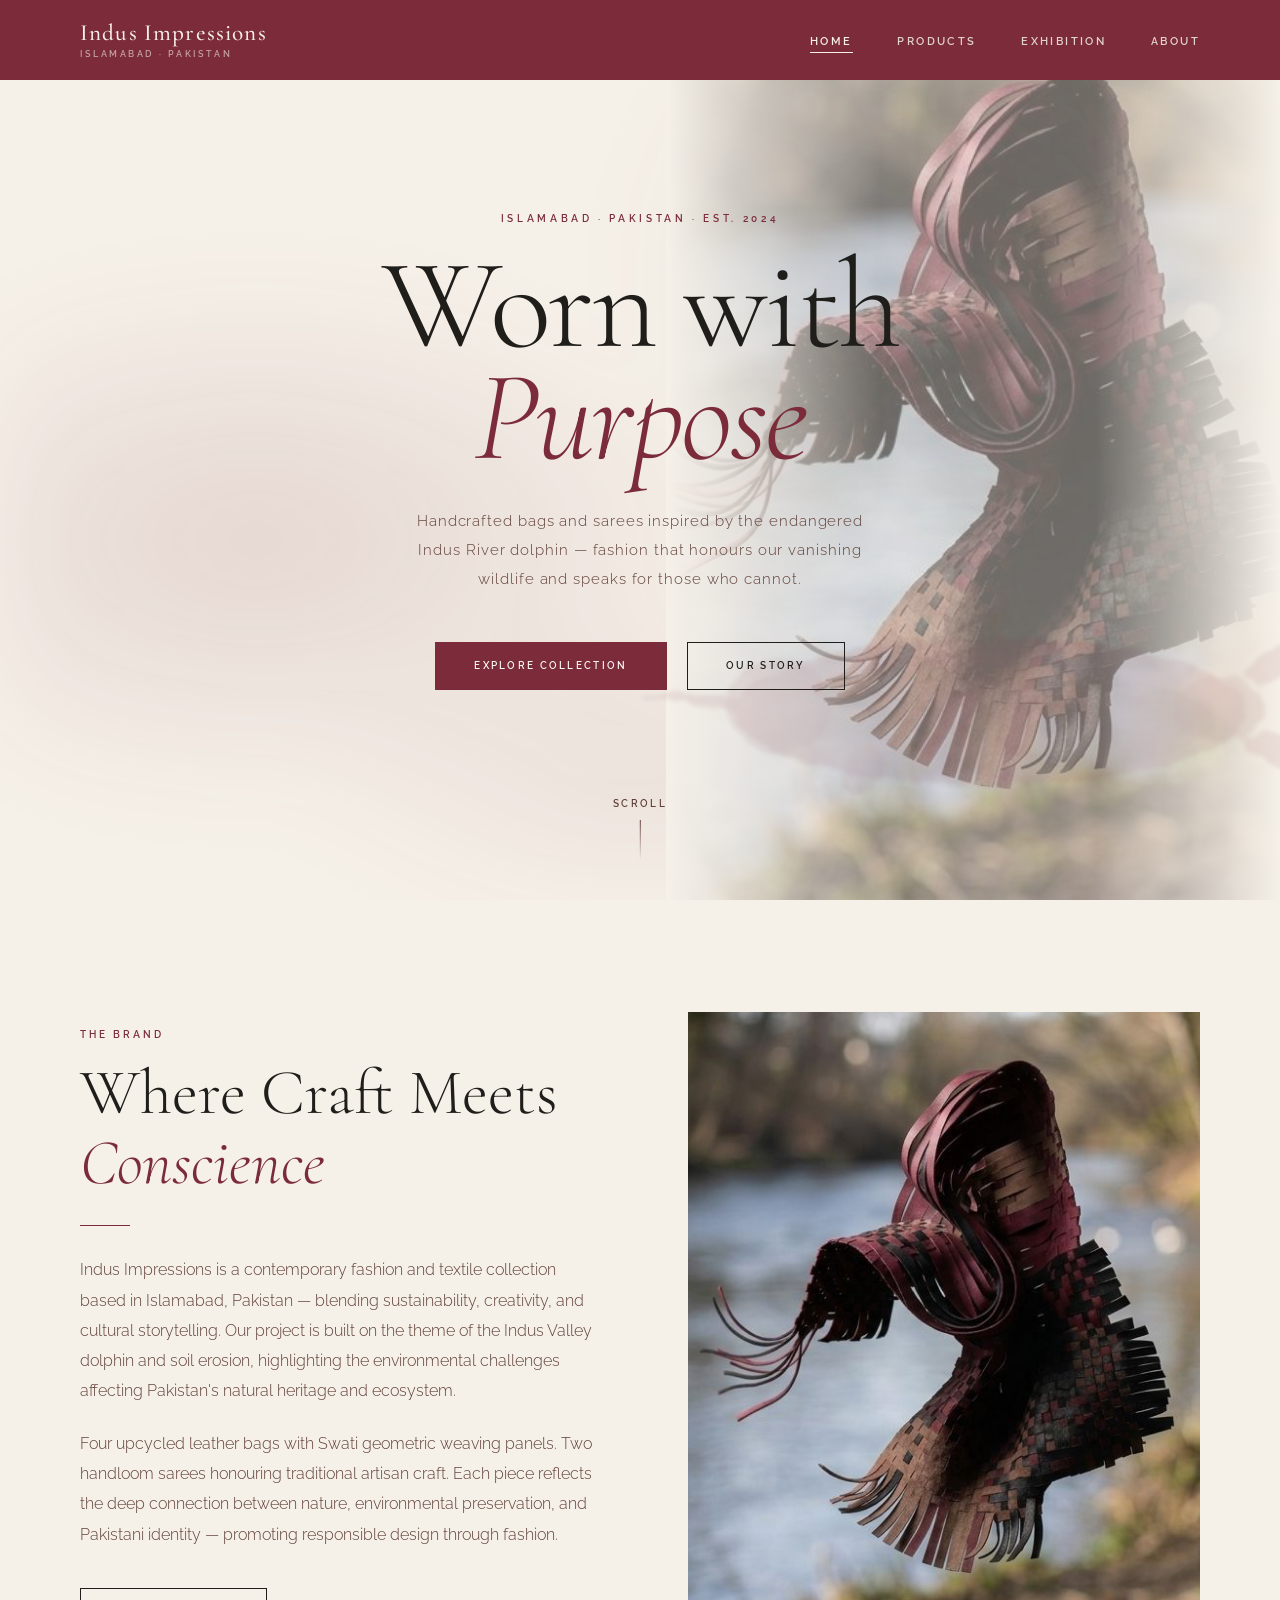
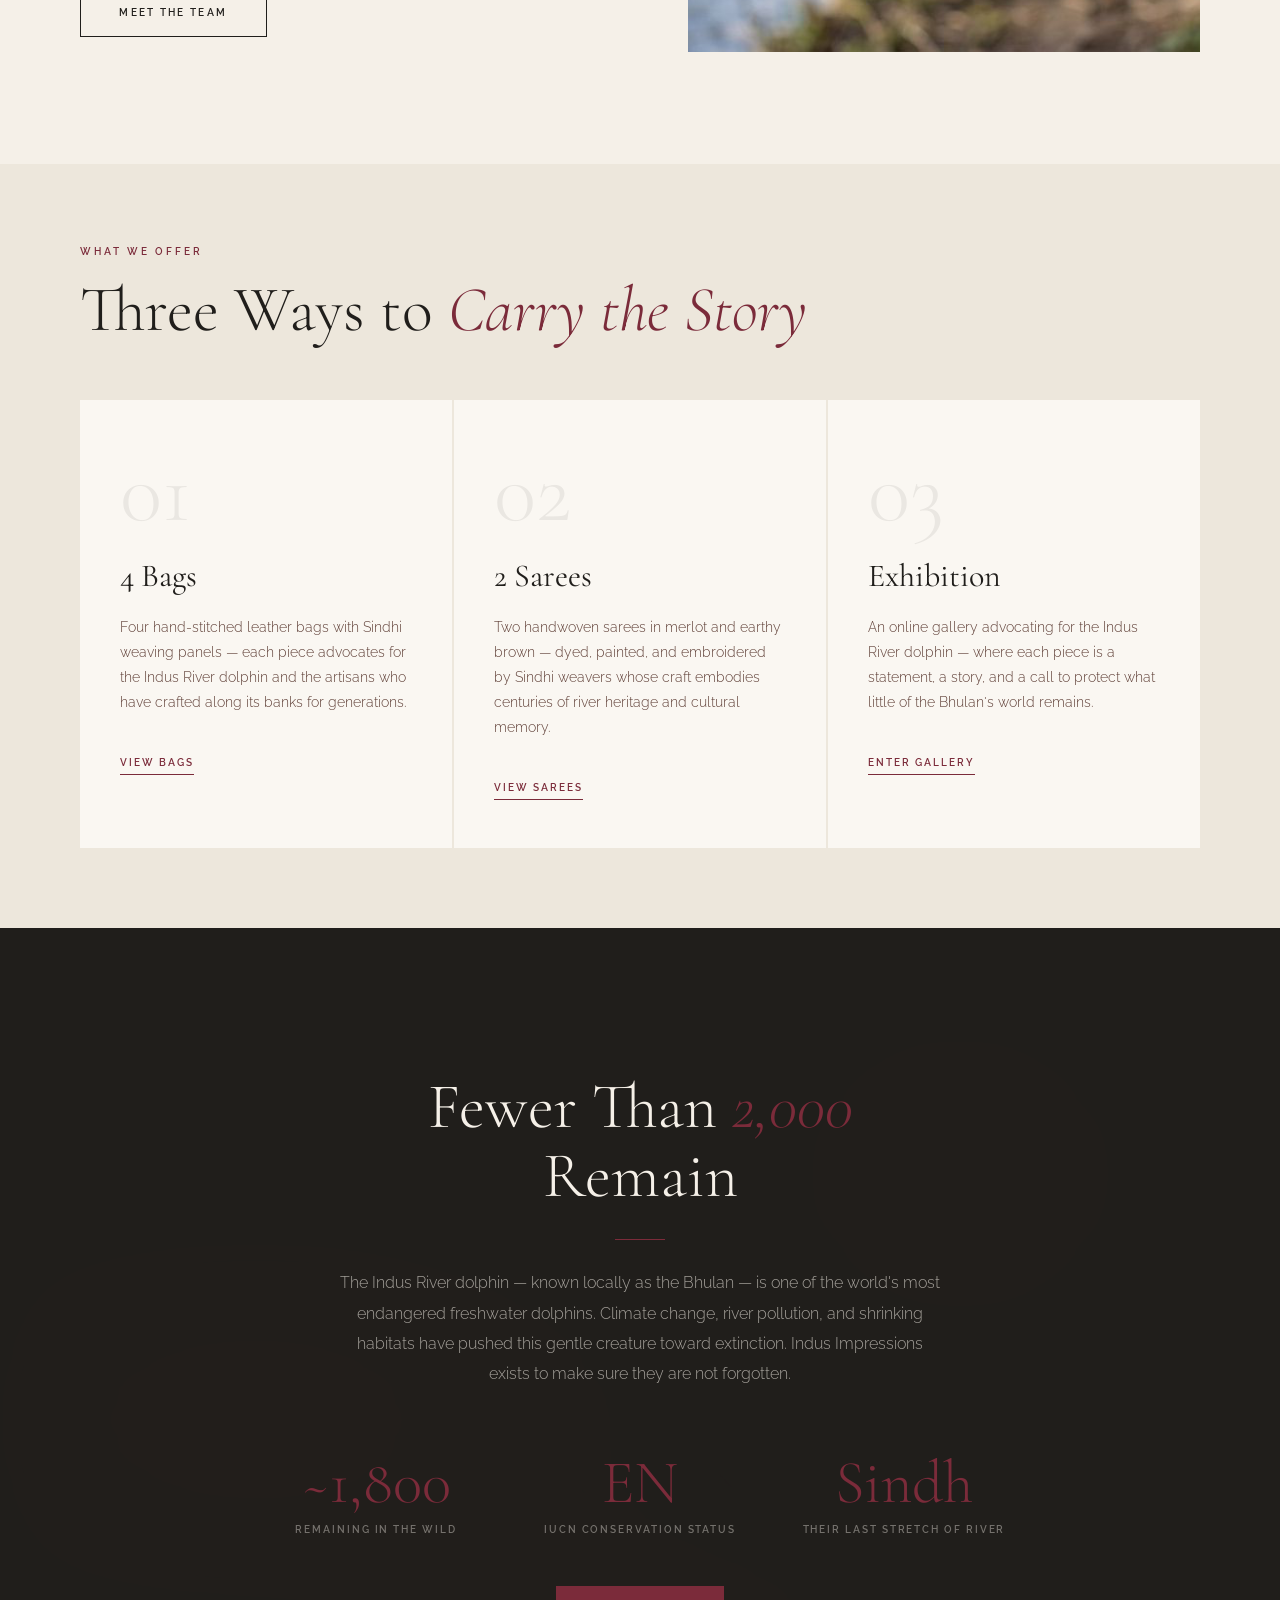
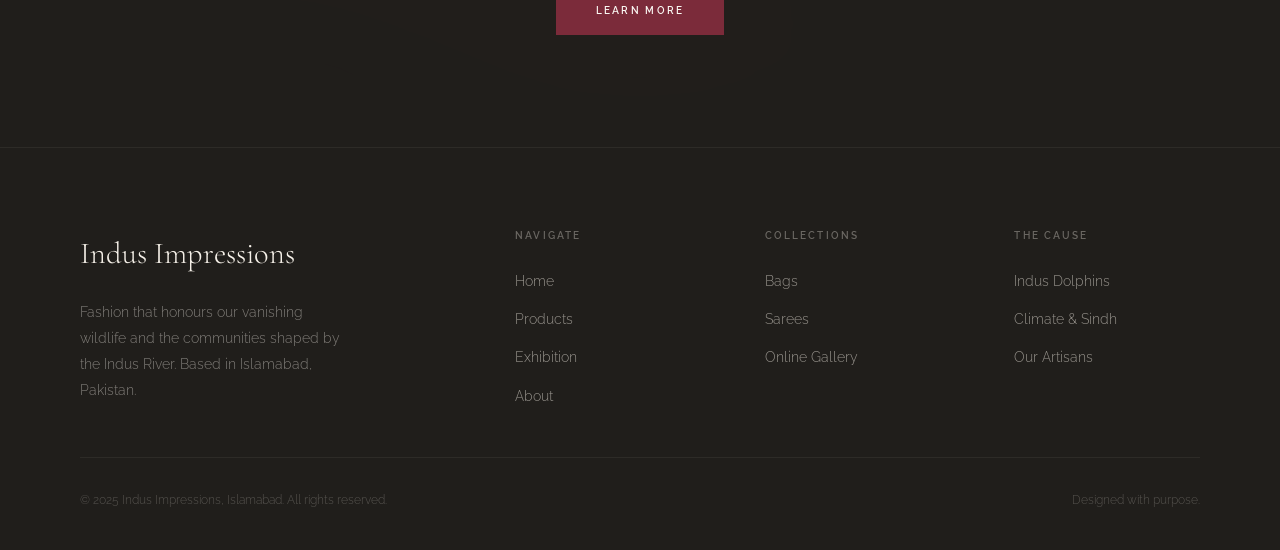
<file: index.html>
<!DOCTYPE html>
<html lang="en">
<head>
  <meta charset="UTF-8"/>
  <meta name="viewport" content="width=device-width, initial-scale=1.0"/>
  <title>Indus Impressions — Fashion with Purpose</title>
  <link rel="preconnect" href="https://fonts.googleapis.com"/>
  <link rel="preconnect" href="https://fonts.gstatic.com" crossorigin/>
  <link href="https://fonts.googleapis.com/css2?family=Cormorant+Garamond:ital,wght@0,300;0,400;0,500;1,300;1,400;1,500&family=Raleway:wght@200;300;400;500;600&display=swap" rel="stylesheet"/>
  <link rel="icon" type="image/svg+xml" href="favicon.svg"/>
  <link rel="stylesheet" href="css/style.css"/>
</head>
<body>

  <div class="curtain" id="curtain"></div>

  <!-- Navigation -->
  <nav class="navbar" id="navbar">
    <a href="index.html" class="nav-logo">
      <span class="logo-main">Indus Impressions</span>
      <span class="logo-sub">Islamabad · Pakistan</span>
    </a>
    <ul class="nav-links">
      <li><a href="index.html">Home</a></li>
      <li><a href="products.html">Products</a></li>
      <li><a href="exhibition.html">Exhibition</a></li>
      <li><a href="about.html">About</a></li>
    </ul>
    <button class="nav-toggle" aria-label="Toggle menu"><span></span><span></span><span></span></button>
  </nav>

  <!-- Hero -->
  <section class="hero">
    <div class="wc-wash"></div>

    <!-- Hero cloth photograph -->
    <div class="hero-photo-wrap">
      <img src="images/hero-cloth.png" alt="Indus Impressions — woven cloth by the river"/>
    </div>

    <div class="hero-dolphin-wrap" aria-hidden="true">
      <svg viewBox="0 0 800 420" xmlns="http://www.w3.org/2000/svg">
        <defs>
          <filter id="wc-hero">
            <feTurbulence type="fractalNoise" baseFrequency="0.035 0.05" numOctaves="4" seed="3" result="noise"/>
            <feDisplacementMap in="SourceGraphic" in2="noise" scale="14" xChannelSelector="R" yChannelSelector="G" result="d"/>
            <feGaussianBlur in="d" stdDeviation="2.5"/>
          </filter>
        </defs>
        <g filter="url(#wc-hero)">
          <ellipse cx="420" cy="218" rx="285" ry="82" fill="#7B2B3A" opacity="0.55"/>
          <ellipse cx="405" cy="228" rx="265" ry="62" fill="#604038" opacity="0.32"/>
          <path d="M138,204 C108,198 68,196 28,200 C68,207 108,214 138,222 Z" fill="#7B2B3A" opacity="0.55"/>
          <ellipse cx="185" cy="212" rx="58" ry="52" fill="#7B2B3A" opacity="0.48"/>
          <path d="M370,132 C386,104 414,93 436,108 C448,120 432,136 412,142 C395,146 368,142 370,132 Z" fill="#604038" opacity="0.42"/>
          <path d="M272,252 C255,278 244,302 266,310 C288,313 308,286 298,260 Z" fill="#7B2B3A" opacity="0.38"/>
          <ellipse cx="675" cy="215" rx="52" ry="36" fill="#7B2B3A" opacity="0.48"/>
          <path d="M698,178 C728,146 764,130 768,150 C766,168 745,182 724,188 Z" fill="#7B2B3A" opacity="0.52"/>
          <path d="M698,250 C728,280 764,296 768,276 C766,258 745,244 724,240 Z" fill="#7B2B3A" opacity="0.52"/>
          <circle cx="218" cy="204" r="5" fill="#201E1B" opacity="0.55"/>
          <circle cx="219" cy="203" r="2" fill="#F5F0E8" opacity="0.6"/>
          <ellipse cx="340" cy="196" rx="155" ry="44" fill="#7B2B3A" opacity="0.13"/>
          <ellipse cx="510" cy="232" rx="175" ry="46" fill="#604038" opacity="0.10"/>
        </g>
      </svg>
    </div>

    <div class="hero-content">
      <span class="eyebrow">Islamabad · Pakistan · Est. 2024</span>
      <h1 class="hero-title">Worn with<br><em>Purpose</em></h1>
      <p class="hero-sub">Handcrafted bags and sarees inspired by the endangered Indus River dolphin — fashion that honours our vanishing wildlife and speaks for those who cannot.</p>
      <div class="hero-cta">
        <a href="products.html" class="btn-primary">Explore Collection</a>
        <a href="about.html" class="btn-outline">Our Story</a>
      </div>
    </div>

    <div class="hero-scroll">
      <span>Scroll</span>
      <div class="scroll-line"></div>
    </div>
  </section>

  <!-- Brand Intro -->
  <section class="section">
    <div class="sec-inner">
      <div class="two-col">
        <div>
          <span class="section-label reveal">The Brand</span>
          <h2 class="section-heading reveal d1">Where Craft Meets <em>Conscience</em></h2>
          <div class="divider reveal d2"></div>
          <p class="body-text reveal d2">Indus Impressions is a contemporary fashion and textile collection based in Islamabad, Pakistan — blending sustainability, creativity, and cultural storytelling. Our project is built on the theme of the Indus Valley dolphin and soil erosion, highlighting the environmental challenges affecting Pakistan's natural heritage and ecosystem.</p>
          <p class="body-text reveal d3" style="margin-top:1.4rem;">Four upcycled leather bags with Swati geometric weaving panels. Two handloom sarees honouring traditional artisan craft. Each piece reflects the deep connection between nature, environmental preservation, and Pakistani identity — promoting responsible design through fashion.</p>
          <a href="about.html" class="btn-outline reveal d4" style="margin-top:2.4rem;display:inline-block;">Meet the Team</a>
        </div>
        <div class="reveal d2">
          <div class="wc-block">
            <img src="images/hero-cloth.png" alt="Handwoven collection by Indus Impressions" style="width:100%;height:100%;object-fit:cover;position:relative;z-index:1;"/>
          </div>
        </div>
      </div>
    </div>
  </section>

  <!-- Features -->
  <section class="section-sm features-bg">
    <div class="sec-inner">
      <span class="section-label reveal">What We Offer</span>
      <h2 class="section-heading reveal d1">Three Ways to <em>Carry the Story</em></h2>
      <div class="features-grid reveal d2" style="margin-top:3.5rem;">
        <div class="feat-card">
          <span class="feat-num">01</span>
          <h3 class="feat-title">4 Bags</h3>
          <p class="feat-desc">Four hand-stitched leather bags with Sindhi weaving panels — each piece advocates for the Indus River dolphin and the artisans who have crafted along its banks for generations.</p>
          <a href="products.html" class="feat-link">View Bags</a>
        </div>
        <div class="feat-card">
          <span class="feat-num">02</span>
          <h3 class="feat-title">2 Sarees</h3>
          <p class="feat-desc">Two handwoven sarees in merlot and earthy brown — dyed, painted, and embroidered by Sindhi weavers whose craft embodies centuries of river heritage and cultural memory.</p>
          <a href="products.html" class="feat-link">View Sarees</a>
        </div>
        <div class="feat-card">
          <span class="feat-num">03</span>
          <h3 class="feat-title">Exhibition</h3>
          <p class="feat-desc">An online gallery advocating for the Indus River dolphin — where each piece is a statement, a story, and a call to protect what little of the Bhulan's world remains.</p>
          <a href="exhibition.html" class="feat-link">Enter Gallery</a>
        </div>
      </div>
    </div>
  </section>

  <!-- Mission -->
  <section class="section mission-bg">
    <div class="wc-wash"></div>
    <div class="sec-inner mission-inner">
      <span class="section-label reveal" style="color:#7B2B3A;">The Bhulan</span>
      <h2 class="section-heading reveal d1" style="color:#F5F0E8;">Fewer Than <em>2,000</em><br>Remain</h2>
      <div class="divider divider-center reveal d2" style="background:#7B2B3A;"></div>
      <p class="body-text reveal d2" style="color:rgba(245,240,232,0.62);max-width:600px;margin:0 auto;">The Indus River dolphin — known locally as the Bhulan — is one of the world's most endangered freshwater dolphins. Climate change, river pollution, and shrinking habitats have pushed this gentle creature toward extinction. Indus Impressions exists to make sure they are not forgotten.</p>
      <div class="stats-row reveal d3">
        <div>
          <span class="stat-num">~1,800</span>
          <span class="stat-label">Remaining in the wild</span>
        </div>
        <div>
          <span class="stat-num">EN</span>
          <span class="stat-label">IUCN Conservation status</span>
        </div>
        <div>
          <span class="stat-num">Sindh</span>
          <span class="stat-label">Their last stretch of river</span>
        </div>
      </div>
      <a href="about.html" class="btn-primary reveal d4" style="margin-top:3rem;display:inline-block;">Learn More</a>
    </div>
  </section>

  <!-- Footer -->
  <footer class="footer">
    <div class="footer-grid">
      <div>
        <span class="footer-logo">Indus Impressions</span>
        <p class="footer-tagline">Fashion that honours our vanishing wildlife and the communities shaped by the Indus River. Based in Islamabad, Pakistan.</p>
      </div>
      <div>
        <p class="footer-col-head">Navigate</p>
        <ul class="footer-list">
          <li><a href="index.html">Home</a></li>
          <li><a href="products.html">Products</a></li>
          <li><a href="exhibition.html">Exhibition</a></li>
          <li><a href="about.html">About</a></li>
        </ul>
      </div>
      <div>
        <p class="footer-col-head">Collections</p>
        <ul class="footer-list">
          <li><a href="products.html">Bags</a></li>
          <li><a href="products.html">Sarees</a></li>
          <li><a href="exhibition.html">Online Gallery</a></li>
        </ul>
      </div>
      <div>
        <p class="footer-col-head">The Cause</p>
        <ul class="footer-list">
          <li><a href="about.html">Indus Dolphins</a></li>
          <li><a href="about.html">Climate &amp; Sindh</a></li>
          <li><a href="about.html">Our Artisans</a></li>
        </ul>
      </div>
    </div>
    <div class="footer-bottom">
      <p class="footer-copy">&copy; 2025 Indus Impressions, Islamabad. All rights reserved.</p>
      <p class="footer-copy">Designed with purpose.</p>
    </div>
  </footer>

  <script src="js/script.js"></script>
</body>
</html>
</file>
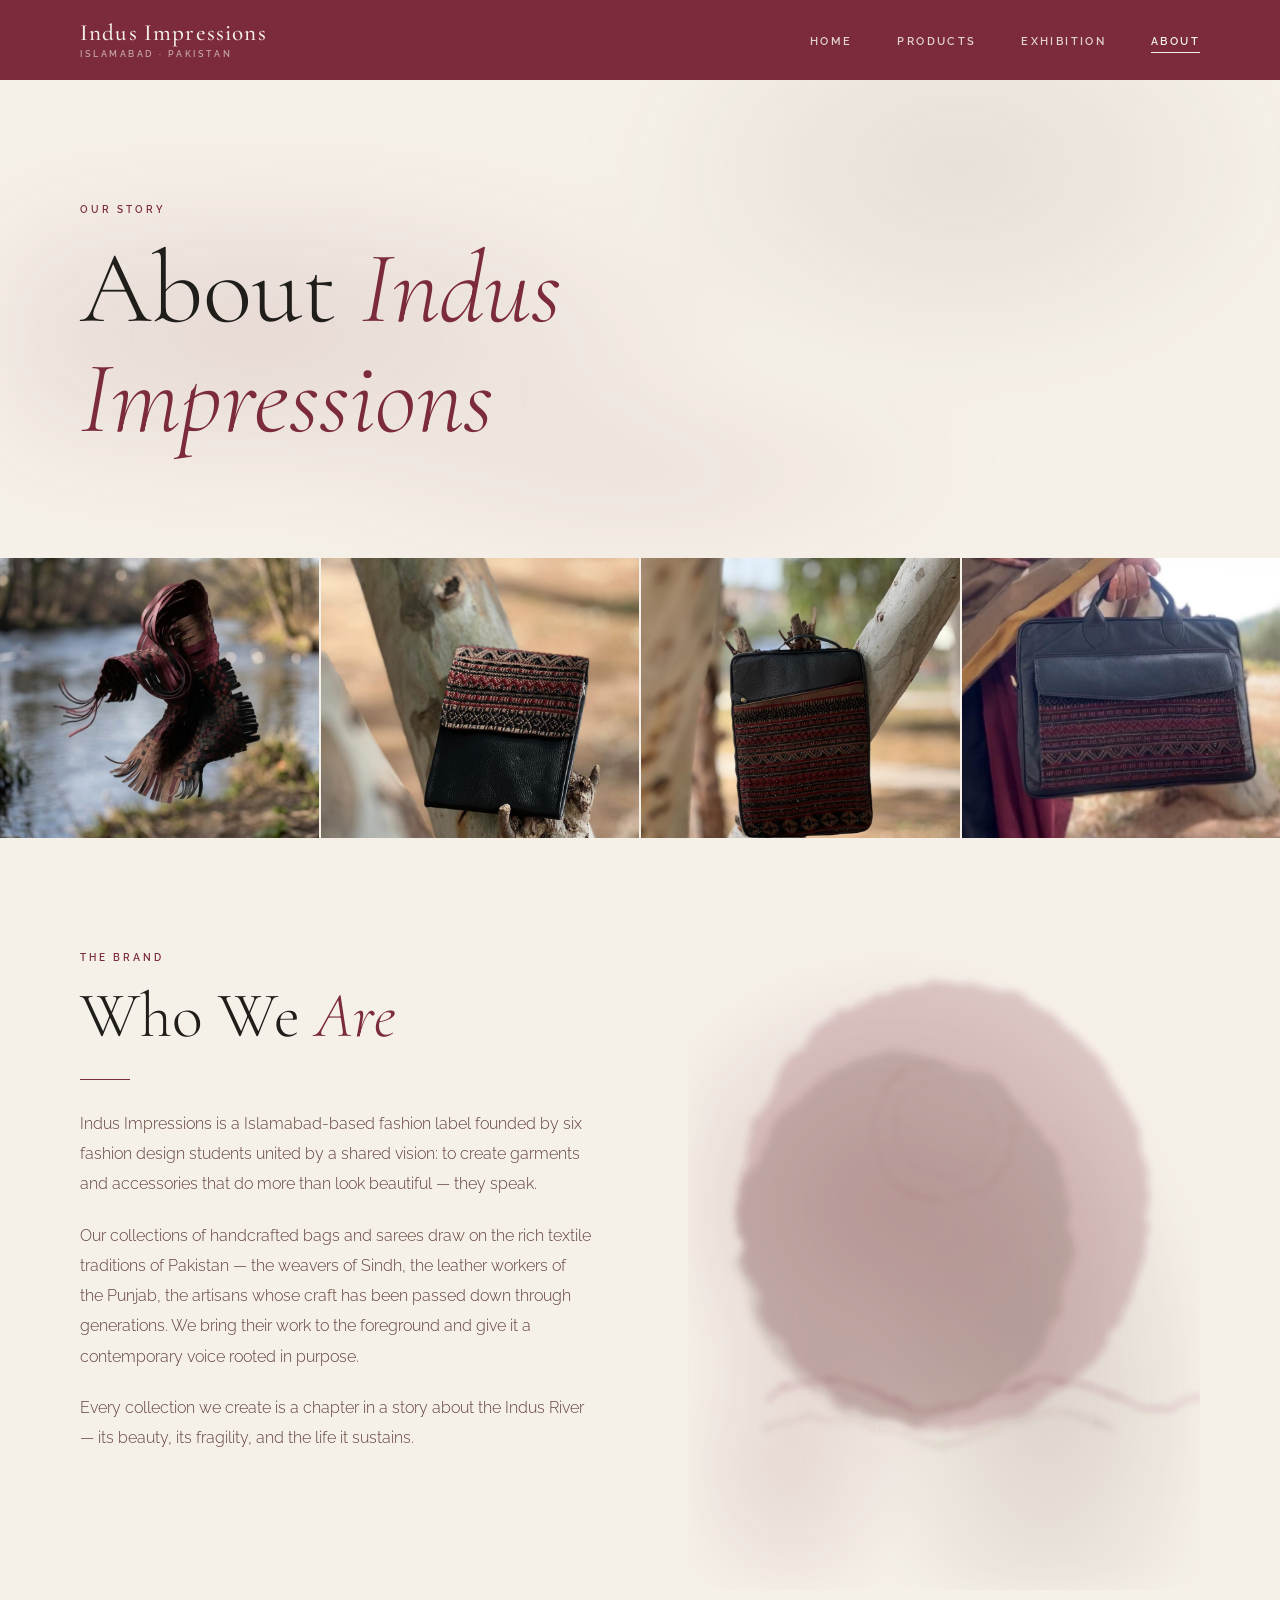
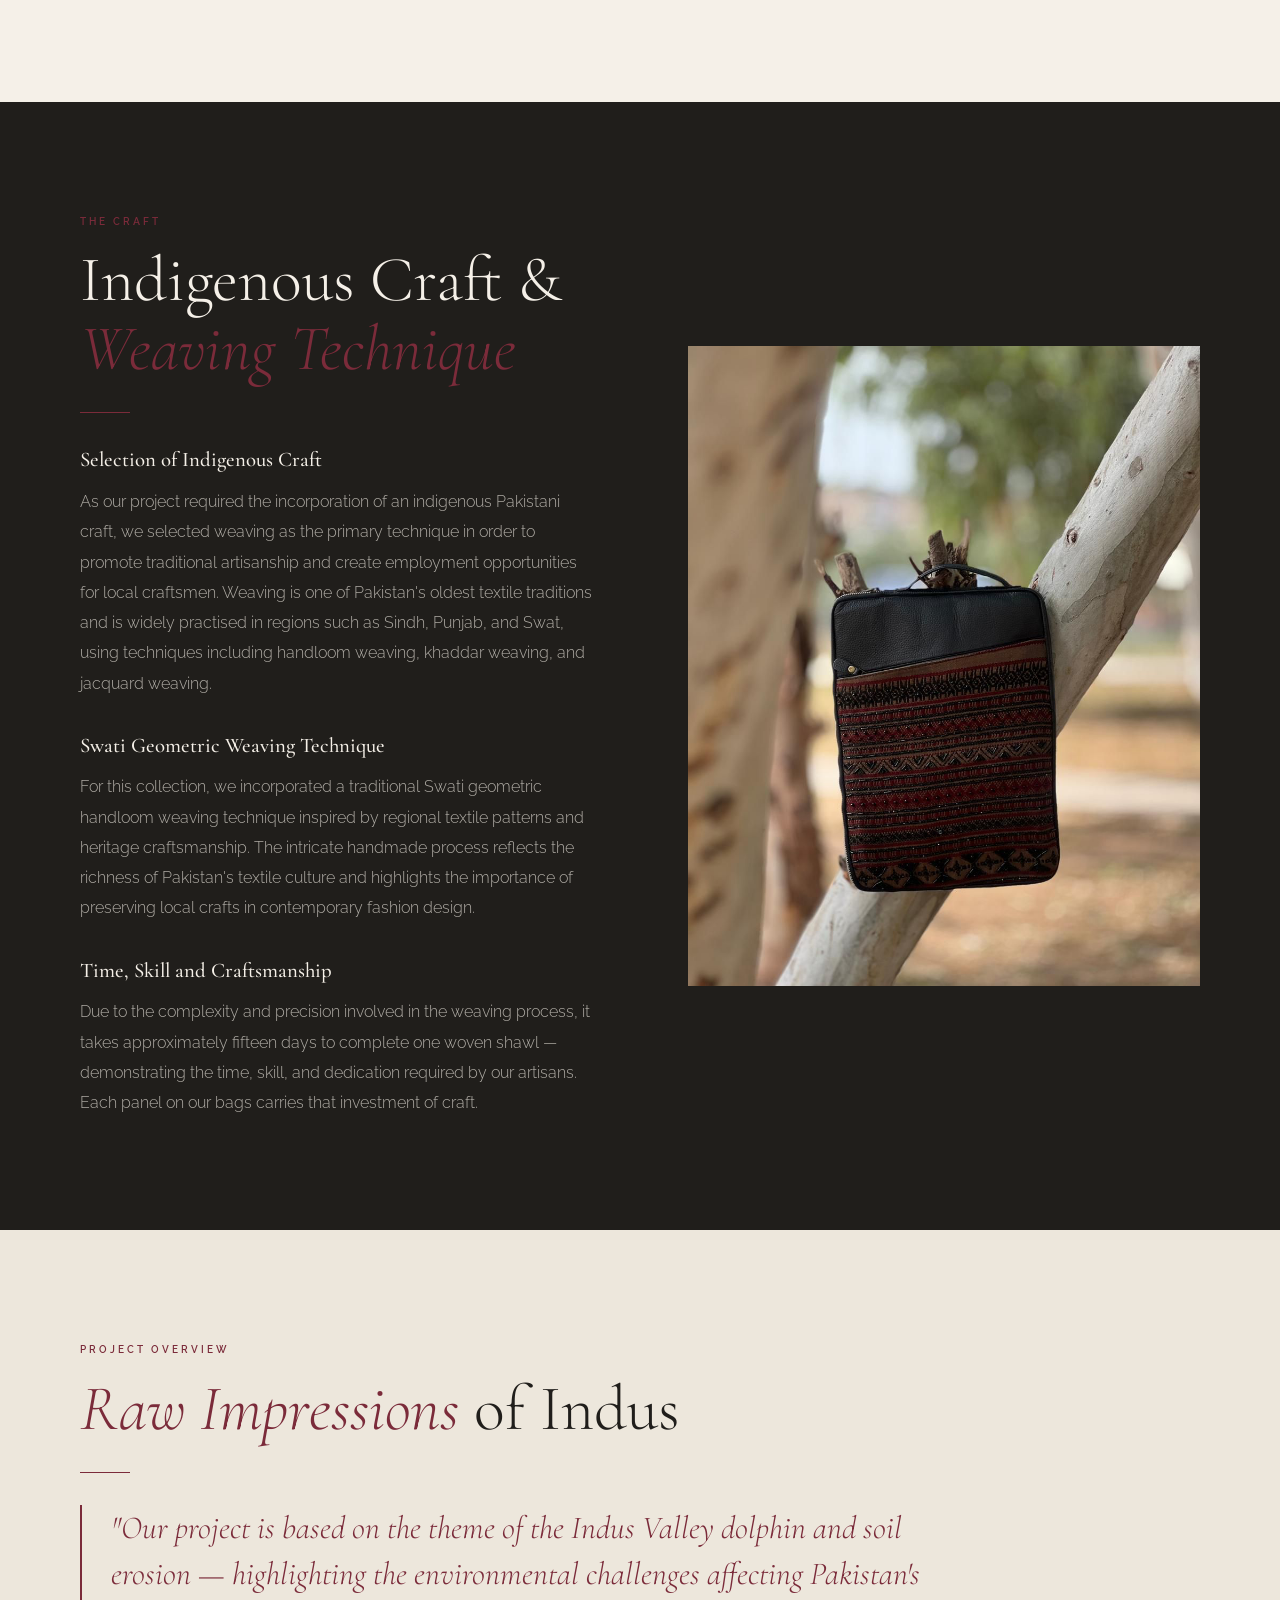
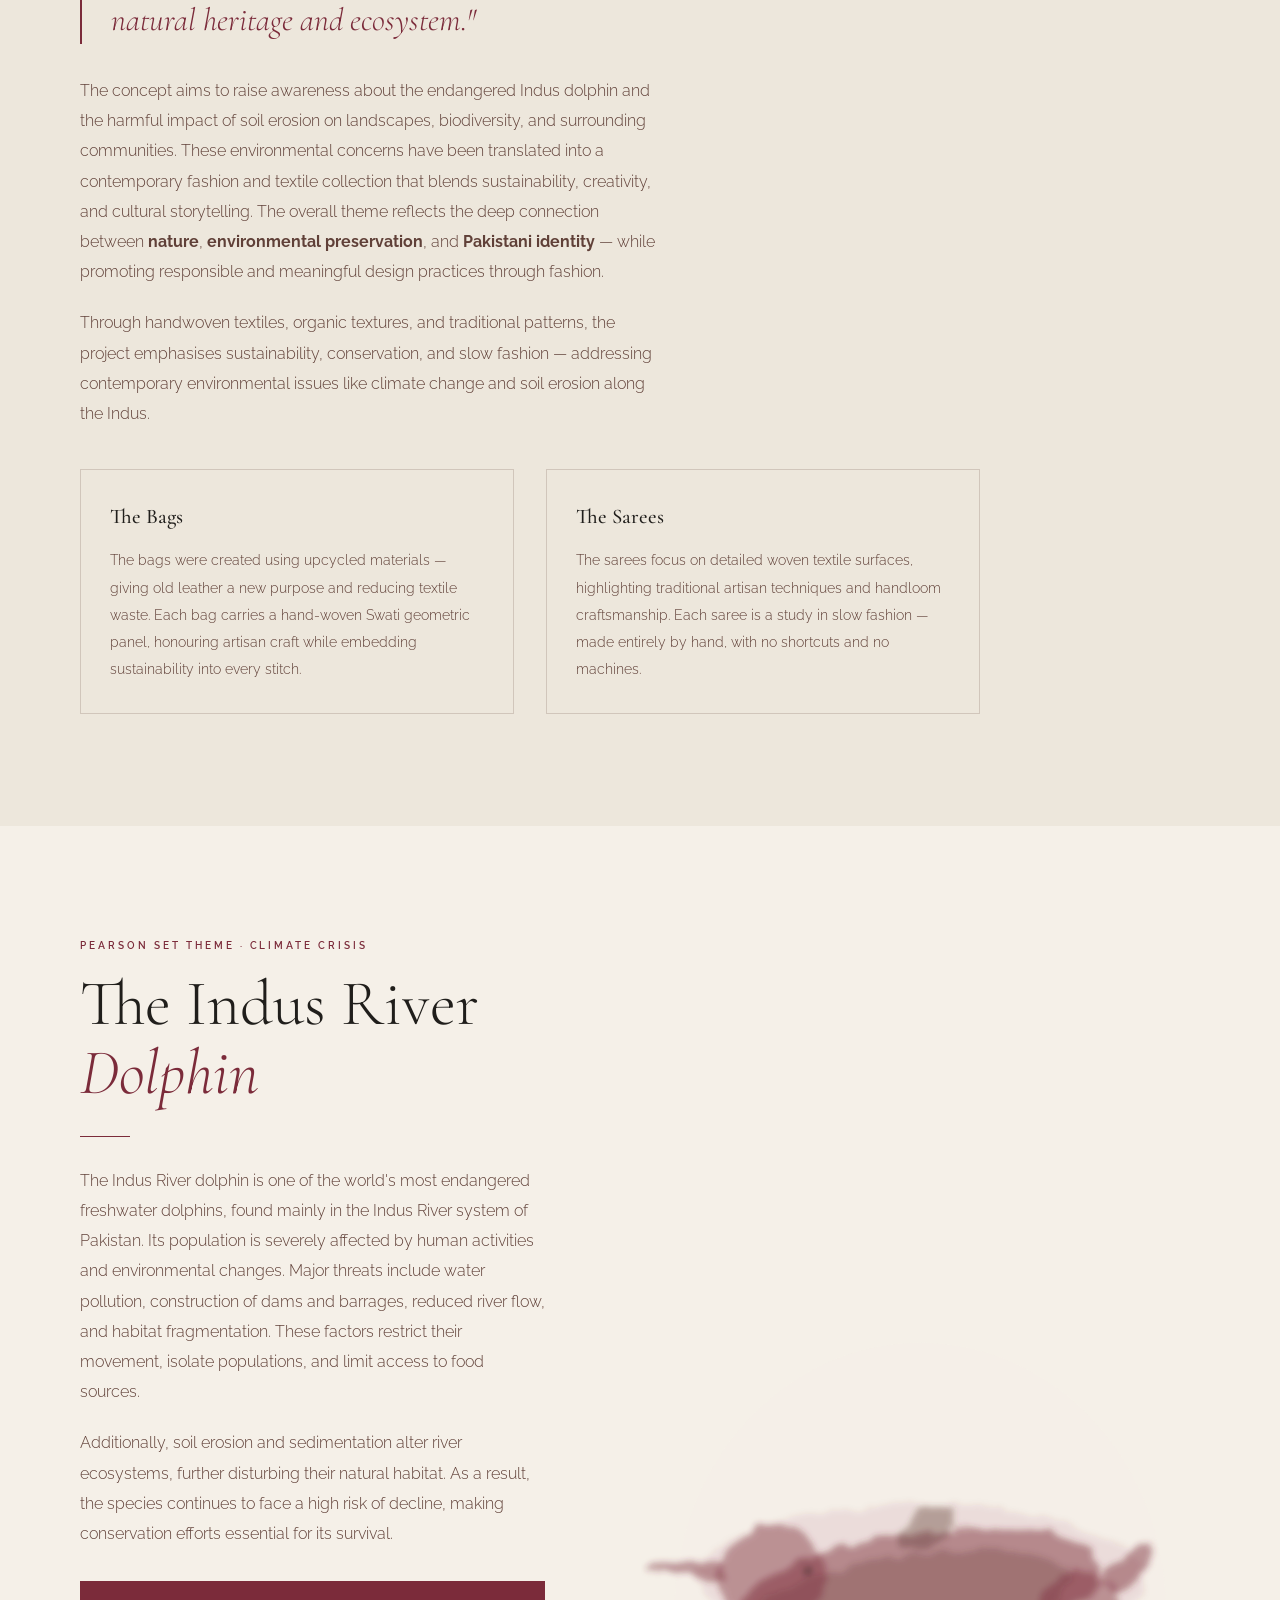
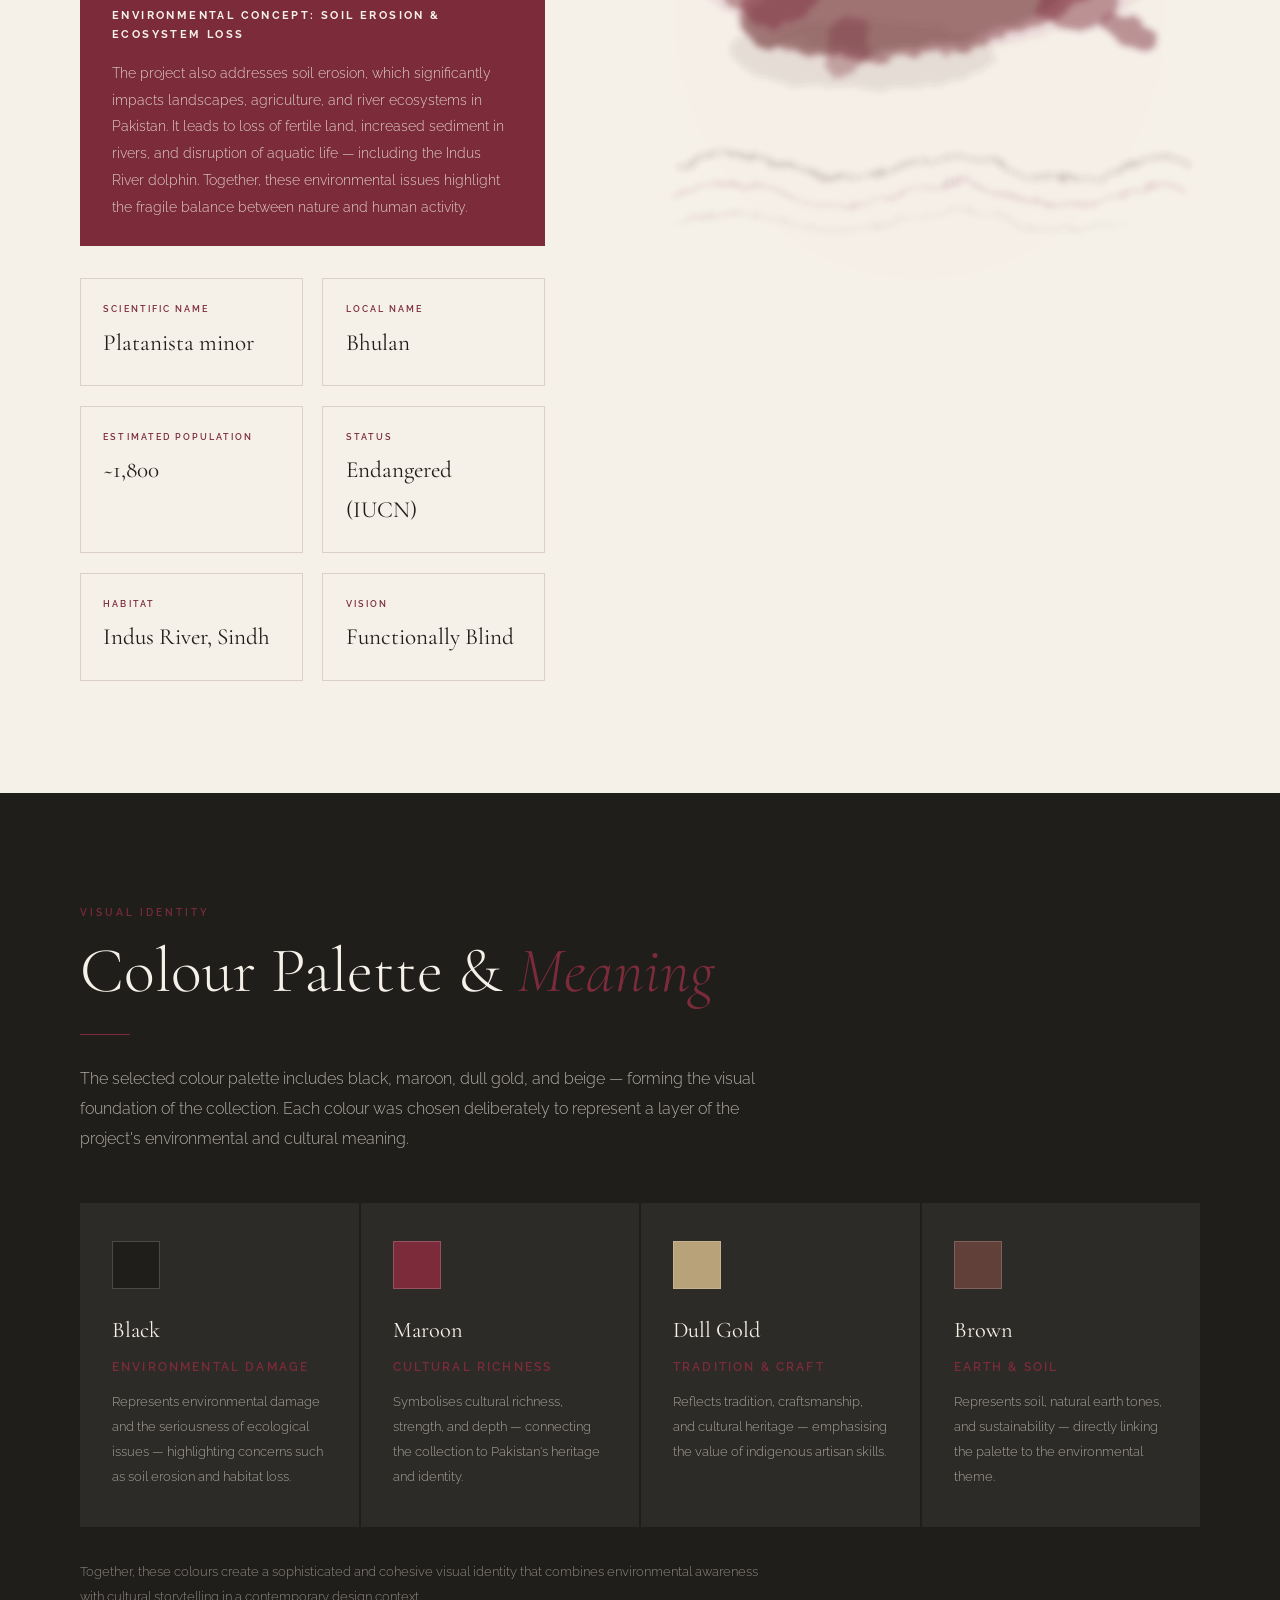
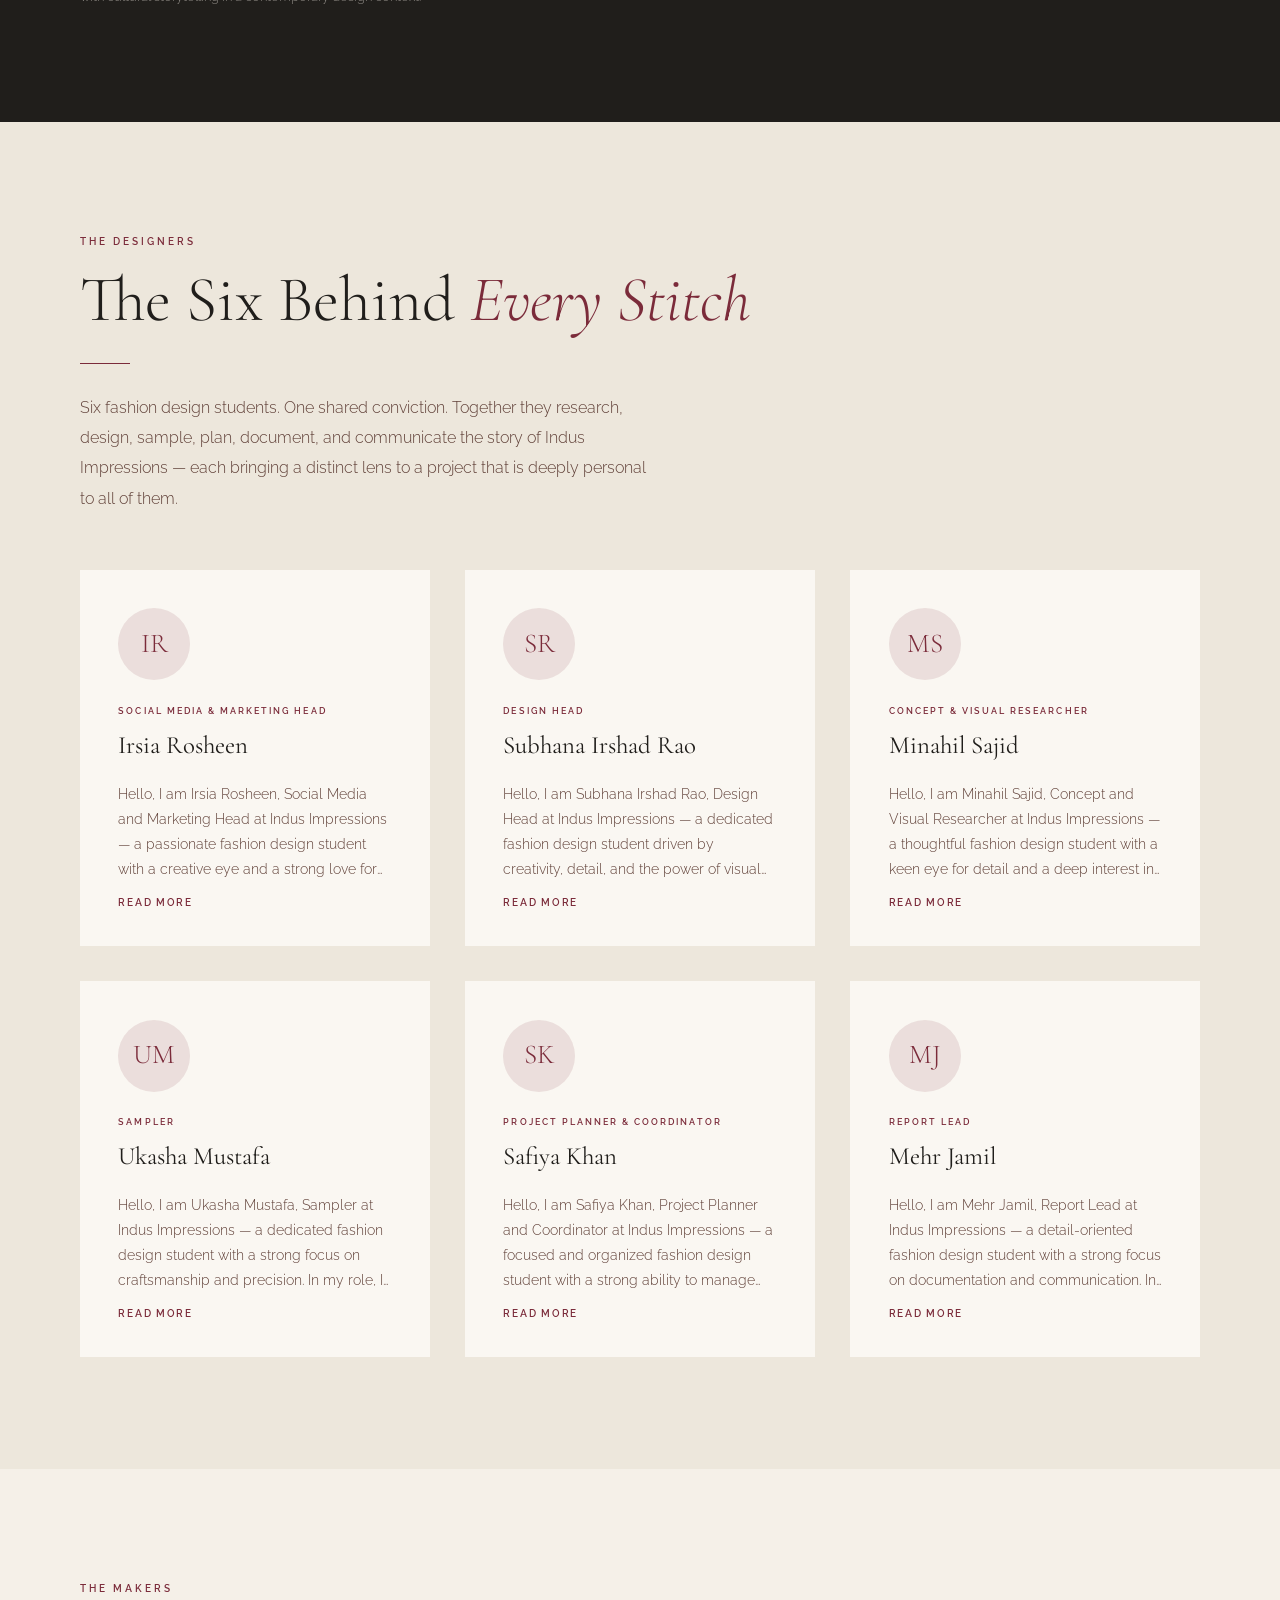
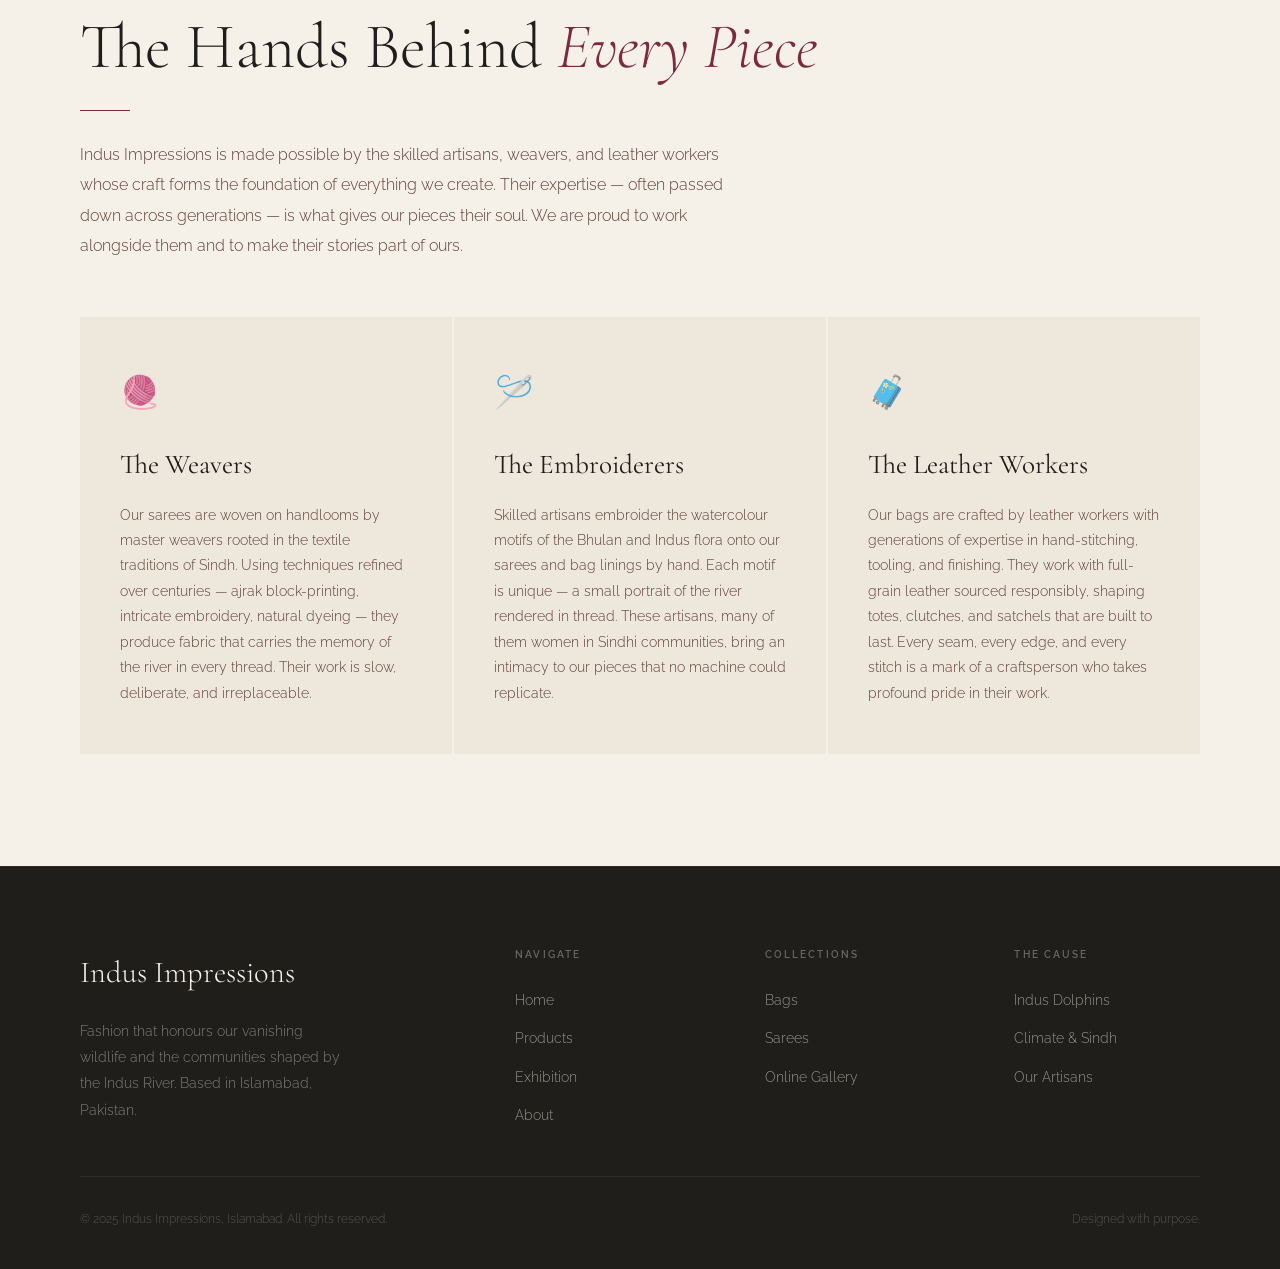
<file: about.html>
<!DOCTYPE html>
<html lang="en">
<head>
  <meta charset="UTF-8"/>
  <meta name="viewport" content="width=device-width, initial-scale=1.0"/>
  <title>About — Indus Impressions</title>
  <link rel="preconnect" href="https://fonts.googleapis.com"/>
  <link rel="preconnect" href="https://fonts.gstatic.com" crossorigin/>
  <link href="https://fonts.googleapis.com/css2?family=Cormorant+Garamond:ital,wght@0,300;0,400;0,500;1,300;1,400;1,500&family=Raleway:wght@200;300;400;500;600&display=swap" rel="stylesheet"/>
  <link rel="icon" type="image/svg+xml" href="favicon.svg"/>
  <link rel="stylesheet" href="css/style.css"/>
</head>
<body>

  <div class="curtain" id="curtain"></div>

  <!-- Navigation -->
  <nav class="navbar" id="navbar">
    <a href="index.html" class="nav-logo">
      <span class="logo-main">Indus Impressions</span>
      <span class="logo-sub">Islamabad · Pakistan</span>
    </a>
    <ul class="nav-links">
      <li><a href="index.html">Home</a></li>
      <li><a href="products.html">Products</a></li>
      <li><a href="exhibition.html">Exhibition</a></li>
      <li><a href="about.html">About</a></li>
    </ul>
    <button class="nav-toggle" aria-label="Toggle menu"><span></span><span></span><span></span></button>
  </nav>

  <!-- Page Hero -->
  <header class="page-hero">
    <div class="wc-wash"></div>
    <div class="page-hero-inner">
      <span class="section-label" style="opacity:1;">Our Story</span>
      <h1 class="section-heading" style="font-size:clamp(3.2rem,8vw,7.5rem);">About <em>Indus<br>Impressions</em></h1>
    </div>
  </header>

  <!-- Image Strip -->
  <div class="img-strip">
    <div class="img-strip-item"><img src="images/hero-cloth.png" alt="Indus Impressions woven collection"/></div>
    <div class="img-strip-item"><img src="images/bag-clutch.png" alt="Sindhi weave clutch"/></div>
    <div class="img-strip-item"><img src="images/bag-backpack.png" alt="Indus leather backpack"/></div>
    <div class="img-strip-item"><img src="images/bag-briefcase.png" alt="Indus leather briefcase"/></div>
  </div>

  <!-- About the Brand -->
  <section class="section" id="brand">
    <div class="sec-inner">
      <div class="about-two-col">
        <div>
          <span class="section-label reveal">The Brand</span>
          <h2 class="section-heading reveal d1">Who We <em>Are</em></h2>
          <div class="divider reveal d2"></div>
          <p class="body-text reveal d2">Indus Impressions is a Islamabad-based fashion label founded by six fashion design students united by a shared vision: to create garments and accessories that do more than look beautiful — they speak.</p>
          <p class="body-text reveal d3" style="margin-top:1.3rem;">Our collections of handcrafted bags and sarees draw on the rich textile traditions of Pakistan — the weavers of Sindh, the leather workers of the Punjab, the artisans whose craft has been passed down through generations. We bring their work to the foreground and give it a contemporary voice rooted in purpose.</p>
          <p class="body-text reveal d3" style="margin-top:1.3rem;">Every collection we create is a chapter in a story about the Indus River — its beauty, its fragility, and the life it sustains.</p>
        </div>
        <div class="reveal d2">
          <div class="wc-block">
            <div class="wc-block-inner"></div>
            <svg viewBox="0 0 400 500" xmlns="http://www.w3.org/2000/svg" style="position:relative;z-index:1;width:100%;height:100%;">
              <defs>
                <filter id="wc-about">
                  <feTurbulence type="fractalNoise" baseFrequency="0.04" numOctaves="4" seed="11" result="noise"/>
                  <feDisplacementMap in="SourceGraphic" in2="noise" scale="14" xChannelSelector="R" yChannelSelector="G"/>
                  <feGaussianBlur stdDeviation="3"/>
                </filter>
              </defs>
              <g filter="url(#wc-about)">
                <ellipse cx="200" cy="200" rx="160" ry="175" fill="#7B2B3A" opacity="0.20"/>
                <ellipse cx="170" cy="225" rx="130" ry="145" fill="#604038" opacity="0.16"/>
                <path d="M60,350 Q105,325 150,348 Q195,370 240,348 Q285,325 330,348 Q370,368 400,350" stroke="#7B2B3A" stroke-width="2" fill="none" opacity="0.35"/>
                <path d="M60,375 Q105,352 150,374 Q195,396 240,374 Q285,352 330,374" stroke="#604038" stroke-width="1.2" fill="none" opacity="0.25"/>
                <!-- Decorative circle motif -->
                <circle cx="200" cy="140" r="55" fill="none" stroke="#7B2B3A" stroke-width="0.8" opacity="0.25"/>
                <circle cx="200" cy="140" r="38" fill="none" stroke="#604038" stroke-width="0.5" opacity="0.20"/>
              </g>
            </svg>
          </div>
        </div>
      </div>
    </div>
  </section>

  <!-- Indigenous Craft & Weaving -->
  <section class="section sindhi-bg" id="sindhi-weaving">
    <div class="sec-inner sindhi-grid">
      <div>
        <span class="section-label reveal" style="color:#7B2B3A;">The Craft</span>
        <h2 class="section-heading reveal d1">Indigenous Craft &amp; <em>Weaving Technique</em></h2>
        <div class="divider reveal d2" style="background:#7B2B3A;"></div>

        <div class="reveal d2" style="margin-bottom:1.8rem;">
          <h3 style="font-family:'Cormorant Garamond',serif;font-size:1.3rem;font-weight:500;color:#F5F0E8;margin-bottom:0.6rem;">Selection of Indigenous Craft</h3>
          <p class="body-text" style="color:rgba(245,240,232,0.68);">As our project required the incorporation of an indigenous Pakistani craft, we selected weaving as the primary technique in order to promote traditional artisanship and create employment opportunities for local craftsmen. Weaving is one of Pakistan's oldest textile traditions and is widely practised in regions such as Sindh, Punjab, and Swat, using techniques including handloom weaving, khaddar weaving, and jacquard weaving.</p>
        </div>

        <div class="reveal d3" style="margin-bottom:1.8rem;">
          <h3 style="font-family:'Cormorant Garamond',serif;font-size:1.3rem;font-weight:500;color:#F5F0E8;margin-bottom:0.6rem;">Swati Geometric Weaving Technique</h3>
          <p class="body-text" style="color:rgba(245,240,232,0.68);">For this collection, we incorporated a traditional Swati geometric handloom weaving technique inspired by regional textile patterns and heritage craftsmanship. The intricate handmade process reflects the richness of Pakistan's textile culture and highlights the importance of preserving local crafts in contemporary fashion design.</p>
        </div>

        <div class="reveal d4">
          <h3 style="font-family:'Cormorant Garamond',serif;font-size:1.3rem;font-weight:500;color:#F5F0E8;margin-bottom:0.6rem;">Time, Skill and Craftsmanship</h3>
          <p class="body-text" style="color:rgba(245,240,232,0.68);">Due to the complexity and precision involved in the weaving process, it takes approximately fifteen days to complete one woven shawl — demonstrating the time, skill, and dedication required by our artisans. Each panel on our bags carries that investment of craft.</p>
        </div>
      </div>
      <div class="sindhi-img reveal d2">
        <img src="images/bag-backpack.png" alt="Swati geometric weaving detail on Indus Impressions bag"/>
      </div>
    </div>
  </section>

  <!-- Why This Theme / Project Overview -->
  <section class="section why-bg" id="why">
    <div class="sec-inner">
      <span class="section-label reveal">Project Overview</span>
      <h2 class="section-heading reveal d1"><em>Raw Impressions</em> of Indus</h2>
      <div class="divider reveal d2"></div>
      <div style="max-width:900px;">
        <blockquote class="quote-block reveal d2">"Our project is based on the theme of the Indus Valley dolphin and soil erosion — highlighting the environmental challenges affecting Pakistan's natural heritage and ecosystem."</blockquote>
        <p class="body-text reveal d3">The concept aims to raise awareness about the endangered Indus dolphin and the harmful impact of soil erosion on landscapes, biodiversity, and surrounding communities. These environmental concerns have been translated into a contemporary fashion and textile collection that blends sustainability, creativity, and cultural storytelling. The overall theme reflects the deep connection between <strong>nature</strong>, <strong>environmental preservation</strong>, and <strong>Pakistani identity</strong> — while promoting responsible and meaningful design practices through fashion.</p>
        <p class="body-text reveal d3" style="margin-top:1.3rem;">Through handwoven textiles, organic textures, and traditional patterns, the project emphasises sustainability, conservation, and slow fashion — addressing contemporary environmental issues like climate change and soil erosion along the Indus.</p>

        <div style="display:grid;grid-template-columns:1fr 1fr;gap:2rem;margin-top:2.5rem;" class="reveal d3">
          <div style="padding:1.8rem;border:1px solid rgba(96,64,56,0.2);">
            <h3 style="font-family:'Cormorant Garamond',serif;font-size:1.3rem;font-weight:500;color:#201E1B;margin-bottom:0.8rem;">The Bags</h3>
            <p class="body-text" style="font-size:0.875rem;">The bags were created using upcycled materials — giving old leather a new purpose and reducing textile waste. Each bag carries a hand-woven Swati geometric panel, honouring artisan craft while embedding sustainability into every stitch.</p>
          </div>
          <div style="padding:1.8rem;border:1px solid rgba(96,64,56,0.2);">
            <h3 style="font-family:'Cormorant Garamond',serif;font-size:1.3rem;font-weight:500;color:#201E1B;margin-bottom:0.8rem;">The Sarees</h3>
            <p class="body-text" style="font-size:0.875rem;">The sarees focus on detailed woven textile surfaces, highlighting traditional artisan techniques and handloom craftsmanship. Each saree is a study in slow fashion — made entirely by hand, with no shortcuts and no machines.</p>
          </div>
        </div>
      </div>
    </div>
  </section>

  <!-- Indus River Dolphins -->
  <section class="section" id="dolphins">
    <div class="sec-inner">
      <div class="dolphin-grid">
        <div>
          <span class="section-label reveal">Pearson Set Theme · Climate Crisis</span>
          <h2 class="section-heading reveal d1">The Indus River <em>Dolphin</em></h2>
          <div class="divider reveal d2"></div>
          <p class="body-text reveal d2">The Indus River dolphin is one of the world's most endangered freshwater dolphins, found mainly in the Indus River system of Pakistan. Its population is severely affected by human activities and environmental changes. Major threats include water pollution, construction of dams and barrages, reduced river flow, and habitat fragmentation. These factors restrict their movement, isolate populations, and limit access to food sources.</p>
          <p class="body-text reveal d3" style="margin-top:1.3rem;">Additionally, soil erosion and sedimentation alter river ecosystems, further disturbing their natural habitat. As a result, the species continues to face a high risk of decline, making conservation efforts essential for its survival.</p>

          <div style="margin-top:2rem;padding:1.6rem 2rem;background:#7B2B3A;color:#F5F0E8;" class="reveal d3">
            <h3 style="font-family:'Raleway',sans-serif;font-size:0.68rem;font-weight:700;letter-spacing:0.22em;text-transform:uppercase;color:#F5F0E8;margin-bottom:1rem;">Environmental Concept: Soil Erosion &amp; Ecosystem Loss</h3>
            <p style="font-size:0.88rem;font-weight:300;line-height:1.9;color:rgba(245,240,232,0.82);">The project also addresses soil erosion, which significantly impacts landscapes, agriculture, and river ecosystems in Pakistan. It leads to loss of fertile land, increased sediment in rivers, and disruption of aquatic life — including the Indus River dolphin. Together, these environmental issues highlight the fragile balance between nature and human activity.</p>
          </div>

          <div class="facts-grid reveal d3" style="margin-top:2rem;">
            <div class="fact-card">
              <span class="fact-label">Scientific Name</span>
              <span class="fact-val">Platanista minor</span>
            </div>
            <div class="fact-card">
              <span class="fact-label">Local Name</span>
              <span class="fact-val">Bhulan</span>
            </div>
            <div class="fact-card">
              <span class="fact-label">Estimated Population</span>
              <span class="fact-val">~1,800</span>
            </div>
            <div class="fact-card">
              <span class="fact-label">Status</span>
              <span class="fact-val">Endangered (IUCN)</span>
            </div>
            <div class="fact-card">
              <span class="fact-label">Habitat</span>
              <span class="fact-val">Indus River, Sindh</span>
            </div>
            <div class="fact-card">
              <span class="fact-label">Vision</span>
              <span class="fact-val">Functionally Blind</span>
            </div>
          </div>
        </div>
        <div class="reveal d3" aria-hidden="true">
          <svg viewBox="0 0 500 550" xmlns="http://www.w3.org/2000/svg" style="width:100%;">
            <defs>
              <filter id="wc-dolphin">
                <feTurbulence type="fractalNoise" baseFrequency="0.04 0.055" numOctaves="4" seed="9" result="noise"/>
                <feDisplacementMap in="SourceGraphic" in2="noise" scale="16" xChannelSelector="R" yChannelSelector="G" result="d"/>
                <feGaussianBlur in="d" stdDeviation="3"/>
              </filter>
            </defs>
            <!-- Background watercolour wash -->
            <ellipse cx="250" cy="280" rx="220" ry="240" fill="#F5F0E8" opacity="0.9"/>
            <g filter="url(#wc-dolphin)">
              <!-- River waves -->
              <path d="M30,420 Q80,400 130,420 Q180,440 230,420 Q280,400 330,420 Q380,440 430,420 Q470,405 490,415" stroke="#604038" stroke-width="2.5" fill="none" opacity="0.30"/>
              <path d="M30,445 Q80,425 130,445 Q180,465 230,445 Q280,425 330,445 Q380,465 430,445 Q470,430 490,440" stroke="#7B2B3A" stroke-width="1.8" fill="none" opacity="0.22"/>
              <path d="M30,468 Q80,450 130,468 Q180,486 230,468 Q280,450 330,468 Q380,486 430,468" stroke="#604038" stroke-width="1.2" fill="none" opacity="0.16"/>
              <!-- Dolphin body (swimming upward, left-facing) -->
              <ellipse cx="250" cy="265" rx="165" ry="55" fill="#7B2B3A" opacity="0.48" transform="rotate(-8 250 265)"/>
              <ellipse cx="238" cy="272" rx="148" ry="42" fill="#604038" opacity="0.28" transform="rotate(-8 238 272)"/>
              <!-- Head -->
              <ellipse cx="118" cy="248" rx="48" ry="44" fill="#7B2B3A" opacity="0.44" transform="rotate(-8 118 248)"/>
              <!-- Long rostrum (beak) -->
              <path d="M74,237 C48,232 18,230 5,234 C18,240 48,246 74,252 Z" fill="#7B2B3A" opacity="0.46" transform="rotate(-8 74 244)"/>
              <!-- Dorsal hump ridge -->
              <path d="M230,213 C242,190 262,182 278,194 C286,205 272,218 256,222 C242,226 228,222 230,213 Z" fill="#604038" opacity="0.40" transform="rotate(-8 254 204)"/>
              <!-- Pectoral flipper -->
              <path d="M180,285 C166,308 155,332 174,338 C194,341 212,316 202,290 Z" fill="#7B2B3A" opacity="0.34" transform="rotate(-8 183 311)"/>
              <!-- Tail stock -->
              <ellipse cx="392" cy="272" rx="36" ry="26" fill="#7B2B3A" opacity="0.44" transform="rotate(-8 392 272)"/>
              <!-- Flukes -->
              <path d="M412,248 C435,224 458,214 460,230 C458,246 440,256 422,260 Z" fill="#7B2B3A" opacity="0.48" transform="rotate(-8 436 237)"/>
              <path d="M412,292 C435,316 458,326 460,310 C458,294 440,284 422,280 Z" fill="#7B2B3A" opacity="0.48" transform="rotate(-8 436 303)"/>
              <!-- Eye -->
              <circle cx="148" cy="243" r="4" fill="#201E1B" opacity="0.52"/>
              <!-- Watercolour splashes -->
              <ellipse cx="250" cy="250" rx="200" ry="65" fill="#7B2B3A" opacity="0.08"/>
              <ellipse cx="200" cy="320" rx="120" ry="30" fill="#604038" opacity="0.10"/>
            </g>
          </svg>
        </div>
      </div>
    </div>
  </section>

  <!-- Colour Palette & Visual Identity -->
  <section class="section sindhi-bg" id="palette">
    <div class="sec-inner">
      <span class="section-label reveal" style="color:#7B2B3A;">Visual Identity</span>
      <h2 class="section-heading reveal d1" style="color:#F5F0E8;">Colour Palette &amp; <em>Meaning</em></h2>
      <div class="divider reveal d2" style="background:#7B2B3A;"></div>
      <p class="body-text reveal d2" style="color:rgba(245,240,232,0.68);max-width:680px;">The selected colour palette includes black, maroon, dull gold, and beige — forming the visual foundation of the collection. Each colour was chosen deliberately to represent a layer of the project's environmental and cultural meaning.</p>

      <div style="display:grid;grid-template-columns:repeat(4,1fr);gap:2px;margin-top:3rem;max-width:1360px;" class="reveal d3">
        <div style="padding:2.4rem 2rem;background:rgba(245,240,232,0.06);">
          <div style="width:48px;height:48px;background:#201E1B;border:1px solid rgba(245,240,232,0.2);margin-bottom:1.4rem;"></div>
          <h3 style="font-family:'Cormorant Garamond',serif;font-size:1.4rem;font-weight:400;color:#F5F0E8;margin-bottom:0.5rem;">Black</h3>
          <p style="font-size:0.75rem;font-weight:600;letter-spacing:0.18em;text-transform:uppercase;color:#7B2B3A;margin-bottom:0.7rem;">Environmental Damage</p>
          <p style="font-size:0.84rem;font-weight:300;color:rgba(245,240,232,0.60);line-height:1.85;">Represents environmental damage and the seriousness of ecological issues — highlighting concerns such as soil erosion and habitat loss.</p>
        </div>
        <div style="padding:2.4rem 2rem;background:rgba(245,240,232,0.06);">
          <div style="width:48px;height:48px;background:#7B2B3A;border:1px solid rgba(245,240,232,0.2);margin-bottom:1.4rem;"></div>
          <h3 style="font-family:'Cormorant Garamond',serif;font-size:1.4rem;font-weight:400;color:#F5F0E8;margin-bottom:0.5rem;">Maroon</h3>
          <p style="font-size:0.75rem;font-weight:600;letter-spacing:0.18em;text-transform:uppercase;color:#7B2B3A;margin-bottom:0.7rem;">Cultural Richness</p>
          <p style="font-size:0.84rem;font-weight:300;color:rgba(245,240,232,0.60);line-height:1.85;">Symbolises cultural richness, strength, and depth — connecting the collection to Pakistan's heritage and identity.</p>
        </div>
        <div style="padding:2.4rem 2rem;background:rgba(245,240,232,0.06);">
          <div style="width:48px;height:48px;background:#B8A27A;border:1px solid rgba(245,240,232,0.2);margin-bottom:1.4rem;"></div>
          <h3 style="font-family:'Cormorant Garamond',serif;font-size:1.4rem;font-weight:400;color:#F5F0E8;margin-bottom:0.5rem;">Dull Gold</h3>
          <p style="font-size:0.75rem;font-weight:600;letter-spacing:0.18em;text-transform:uppercase;color:#7B2B3A;margin-bottom:0.7rem;">Tradition &amp; Craft</p>
          <p style="font-size:0.84rem;font-weight:300;color:rgba(245,240,232,0.60);line-height:1.85;">Reflects tradition, craftsmanship, and cultural heritage — emphasising the value of indigenous artisan skills.</p>
        </div>
        <div style="padding:2.4rem 2rem;background:rgba(245,240,232,0.06);">
          <div style="width:48px;height:48px;background:#604038;border:1px solid rgba(245,240,232,0.2);margin-bottom:1.4rem;"></div>
          <h3 style="font-family:'Cormorant Garamond',serif;font-size:1.4rem;font-weight:400;color:#F5F0E8;margin-bottom:0.5rem;">Brown</h3>
          <p style="font-size:0.75rem;font-weight:600;letter-spacing:0.18em;text-transform:uppercase;color:#7B2B3A;margin-bottom:0.7rem;">Earth &amp; Soil</p>
          <p style="font-size:0.84rem;font-weight:300;color:rgba(245,240,232,0.60);line-height:1.85;">Represents soil, natural earth tones, and sustainability — directly linking the palette to the environmental theme.</p>
        </div>
      </div>
      <p style="font-size:0.84rem;font-weight:300;color:rgba(245,240,232,0.50);line-height:1.9;max-width:700px;margin-top:2rem;" class="reveal d4">Together, these colours create a sophisticated and cohesive visual identity that combines environmental awareness with cultural storytelling in a contemporary design context.</p>
    </div>
  </section>

  <!-- Team -->
  <section class="section team-bg" id="team">
    <div class="sec-inner">
      <span class="section-label reveal">The Designers</span>
      <h2 class="section-heading reveal d1">The Six Behind <em>Every Stitch</em></h2>
      <div class="divider reveal d2"></div>
      <p class="body-text reveal d2">Six fashion design students. One shared conviction. Together they research, design, sample, plan, document, and communicate the story of Indus Impressions — each bringing a distinct lens to a project that is deeply personal to all of them.</p>

      <div class="team-grid">

        <!-- Irsia -->
        <div class="team-card reveal d1">
          <div class="avatar"><span class="avatar-init">IR</span></div>
          <span class="team-role">Social Media &amp; Marketing Head</span>
          <h3 class="team-name">Irsia Rosheen</h3>
          <p class="team-bio">Hello, I am Irsia Rosheen, Social Media and Marketing Head at Indus Impressions — a passionate fashion design student with a creative eye and a strong love for storytelling through style. I combine creativity with strategy to build engaging and meaningful digital experiences.<br><br>Indus Impressions is a very personal project to me. The theme and message we are working on hold deep importance and highlight issues that truly need more awareness among us. Being part of something that not only showcases creativity but also sparks conversation and consciousness makes this journey even more special.<br><br>I'm deeply interested in fashion innovation, branding, and visual communication. Whether it's designing, curating content, or leading campaigns, I enjoy turning ideas into impactful expressions and connecting with audiences in authentic ways. Always eager to learn, grow, and explore new perspectives in both fashion and the digital world.</p>
          <button class="read-more-btn">Read More</button>
        </div>

        <!-- Subhana -->
        <div class="team-card reveal d2">
          <div class="avatar"><span class="avatar-init">SR</span></div>
          <span class="team-role">Design Head</span>
          <h3 class="team-name">Subhana Irshad Rao</h3>
          <p class="team-bio">Hello, I am Subhana Irshad Rao, Design Head at Indus Impressions — a dedicated fashion design student driven by creativity, detail, and the power of visual expression. As the Design Head, I focus on transforming concepts into compelling designs that reflect both aesthetic value and meaningful narratives.<br><br>Indus Impressions is especially close to me, as the theme we are working on carries a strong message that deserves greater awareness. Through design, I aim to communicate this message in a way that resonates, inspires, and leaves a lasting impact.<br><br>I am passionate about design development, textile exploration, and crafting pieces that tell a story. From ideation to execution, I enjoy pushing creative boundaries and bringing thoughtful concepts to life while continuously evolving as a designer.</p>
          <button class="read-more-btn">Read More</button>
        </div>

        <!-- Minahil -->
        <div class="team-card reveal d3">
          <div class="avatar"><span class="avatar-init">MS</span></div>
          <span class="team-role">Concept &amp; Visual Researcher</span>
          <h3 class="team-name">Minahil Sajid</h3>
          <p class="team-bio">Hello, I am Minahil Sajid, Concept and Visual Researcher at Indus Impressions — a thoughtful fashion design student with a keen eye for detail and a deep interest in storytelling through research and visuals. In my role, I focus on developing concepts and gathering visual inspiration that shape the direction and identity of our work.<br><br>Indus Impressions holds great importance to me, as the theme we are exploring carries a powerful message that needs more awareness. Through research and visual exploration, I aim to build a strong foundation that allows our ideas to be both meaningful and impactful.<br><br>I am passionate about concept development, trend analysis, and visual storytelling. I enjoy connecting ideas, cultures, and aesthetics to create narratives that are not only visually engaging but also thought-provoking.</p>
          <button class="read-more-btn">Read More</button>
        </div>

        <!-- Ukasha -->
        <div class="team-card reveal d1">
          <div class="avatar"><span class="avatar-init">UM</span></div>
          <span class="team-role">Sampler</span>
          <h3 class="team-name">Ukasha Mustafa</h3>
          <p class="team-bio">Hello, I am Ukasha Mustafa, Sampler at Indus Impressions — a dedicated fashion design student with a strong focus on craftsmanship and precision. In my role, I bring designs to life by carefully developing samples that translate concepts into tangible forms.<br><br>Indus Impressions is very meaningful to me, as the theme we are working on carries an important message that deserves more awareness. Being able to contribute through hands-on work and detailing makes this experience both impactful and rewarding.<br><br>I am passionate about garment construction, fabric handling, and perfecting the finer details of design. I enjoy the process of turning ideas into well-executed pieces, ensuring quality and accuracy in every step.</p>
          <button class="read-more-btn">Read More</button>
        </div>

        <!-- Safiya -->
        <div class="team-card reveal d2">
          <div class="avatar"><span class="avatar-init">SK</span></div>
          <span class="team-role">Project Planner &amp; Coordinator</span>
          <h3 class="team-name">Safiya Khan</h3>
          <p class="team-bio">Hello, I am Safiya Khan, Project Planner and Coordinator at Indus Impressions — a focused and organized fashion design student with a strong ability to manage workflows and bring structure to creative processes. In my role, I ensure that ideas are executed smoothly by coordinating between team members and keeping every stage of the project aligned.<br><br>Indus Impressions is very close to me, as the theme we are working on carries a meaningful message that deserves more awareness. Being part of a project that not only highlights creativity but also promotes understanding makes my role even more significant.<br><br>I am passionate about planning, team coordination, and maintaining balance between creativity and organization. I enjoy turning ideas into well-managed outcomes and ensuring that every part of the project comes together seamlessly.</p>
          <button class="read-more-btn">Read More</button>
        </div>

        <!-- Mehr -->
        <div class="team-card reveal d3">
          <div class="avatar"><span class="avatar-init">MJ</span></div>
          <span class="team-role">Report Lead</span>
          <h3 class="team-name">Mehr Jamil</h3>
          <p class="team-bio">Hello, I am Mehr Jamil, Report Lead at Indus Impressions — a detail-oriented fashion design student with a strong focus on documentation and communication. In my role, I compile, organize, and present our work in a clear and structured way, ensuring that every stage of the project is thoughtfully recorded.<br><br>Indus Impressions is very meaningful to me, as the theme we are working on highlights an important message that needs more awareness. Being responsible for documenting this journey allows me to capture not just the outcomes, but the purpose and impact behind our work.<br><br>I am passionate about research documentation, content structuring, and visual presentation. I enjoy transforming ideas and processes into well-crafted reports that reflect both creativity and clarity.</p>
          <button class="read-more-btn">Read More</button>
        </div>

      </div>
    </div>
  </section>

  <!-- Artisans -->
  <section class="section" id="artisans">
    <div class="sec-inner">
      <span class="section-label reveal">The Makers</span>
      <h2 class="section-heading reveal d1">The Hands Behind <em>Every Piece</em></h2>
      <div class="divider reveal d2"></div>
      <p class="body-text reveal d2" style="max-width:680px;">Indus Impressions is made possible by the skilled artisans, weavers, and leather workers whose craft forms the foundation of everything we create. Their expertise — often passed down across generations — is what gives our pieces their soul. We are proud to work alongside them and to make their stories part of ours.</p>

      <div class="artisan-grid reveal d3">
        <div class="artisan-card">
          <span class="artisan-icon">🧶</span>
          <h3 class="artisan-title">The Weavers</h3>
          <p class="artisan-desc">Our sarees are woven on handlooms by master weavers rooted in the textile traditions of Sindh. Using techniques refined over centuries — ajrak block-printing, intricate embroidery, natural dyeing — they produce fabric that carries the memory of the river in every thread. Their work is slow, deliberate, and irreplaceable.</p>
        </div>
        <div class="artisan-card">
          <span class="artisan-icon">🪡</span>
          <h3 class="artisan-title">The Embroiderers</h3>
          <p class="artisan-desc">Skilled artisans embroider the watercolour motifs of the Bhulan and Indus flora onto our sarees and bag linings by hand. Each motif is unique — a small portrait of the river rendered in thread. These artisans, many of them women in Sindhi communities, bring an intimacy to our pieces that no machine could replicate.</p>
        </div>
        <div class="artisan-card">
          <span class="artisan-icon">🧳</span>
          <h3 class="artisan-title">The Leather Workers</h3>
          <p class="artisan-desc">Our bags are crafted by leather workers with generations of expertise in hand-stitching, tooling, and finishing. They work with full-grain leather sourced responsibly, shaping totes, clutches, and satchels that are built to last. Every seam, every edge, and every stitch is a mark of a craftsperson who takes profound pride in their work.</p>
        </div>
      </div>
    </div>
  </section>

  <!-- Footer -->
  <footer class="footer">
    <div class="footer-grid">
      <div>
        <span class="footer-logo">Indus Impressions</span>
        <p class="footer-tagline">Fashion that honours our vanishing wildlife and the communities shaped by the Indus River. Based in Islamabad, Pakistan.</p>
      </div>
      <div>
        <p class="footer-col-head">Navigate</p>
        <ul class="footer-list">
          <li><a href="index.html">Home</a></li>
          <li><a href="products.html">Products</a></li>
          <li><a href="exhibition.html">Exhibition</a></li>
          <li><a href="about.html">About</a></li>
        </ul>
      </div>
      <div>
        <p class="footer-col-head">Collections</p>
        <ul class="footer-list">
          <li><a href="products.html">Bags</a></li>
          <li><a href="products.html">Sarees</a></li>
          <li><a href="exhibition.html">Online Gallery</a></li>
        </ul>
      </div>
      <div>
        <p class="footer-col-head">The Cause</p>
        <ul class="footer-list">
          <li><a href="about.html#dolphins">Indus Dolphins</a></li>
          <li><a href="about.html#why">Climate &amp; Sindh</a></li>
          <li><a href="about.html#artisans">Our Artisans</a></li>
        </ul>
      </div>
    </div>
    <div class="footer-bottom">
      <p class="footer-copy">&copy; 2025 Indus Impressions, Islamabad. All rights reserved.</p>
      <p class="footer-copy">Designed with purpose.</p>
    </div>
  </footer>

  <script src="js/script.js"></script>
</body>
</html>
</file>
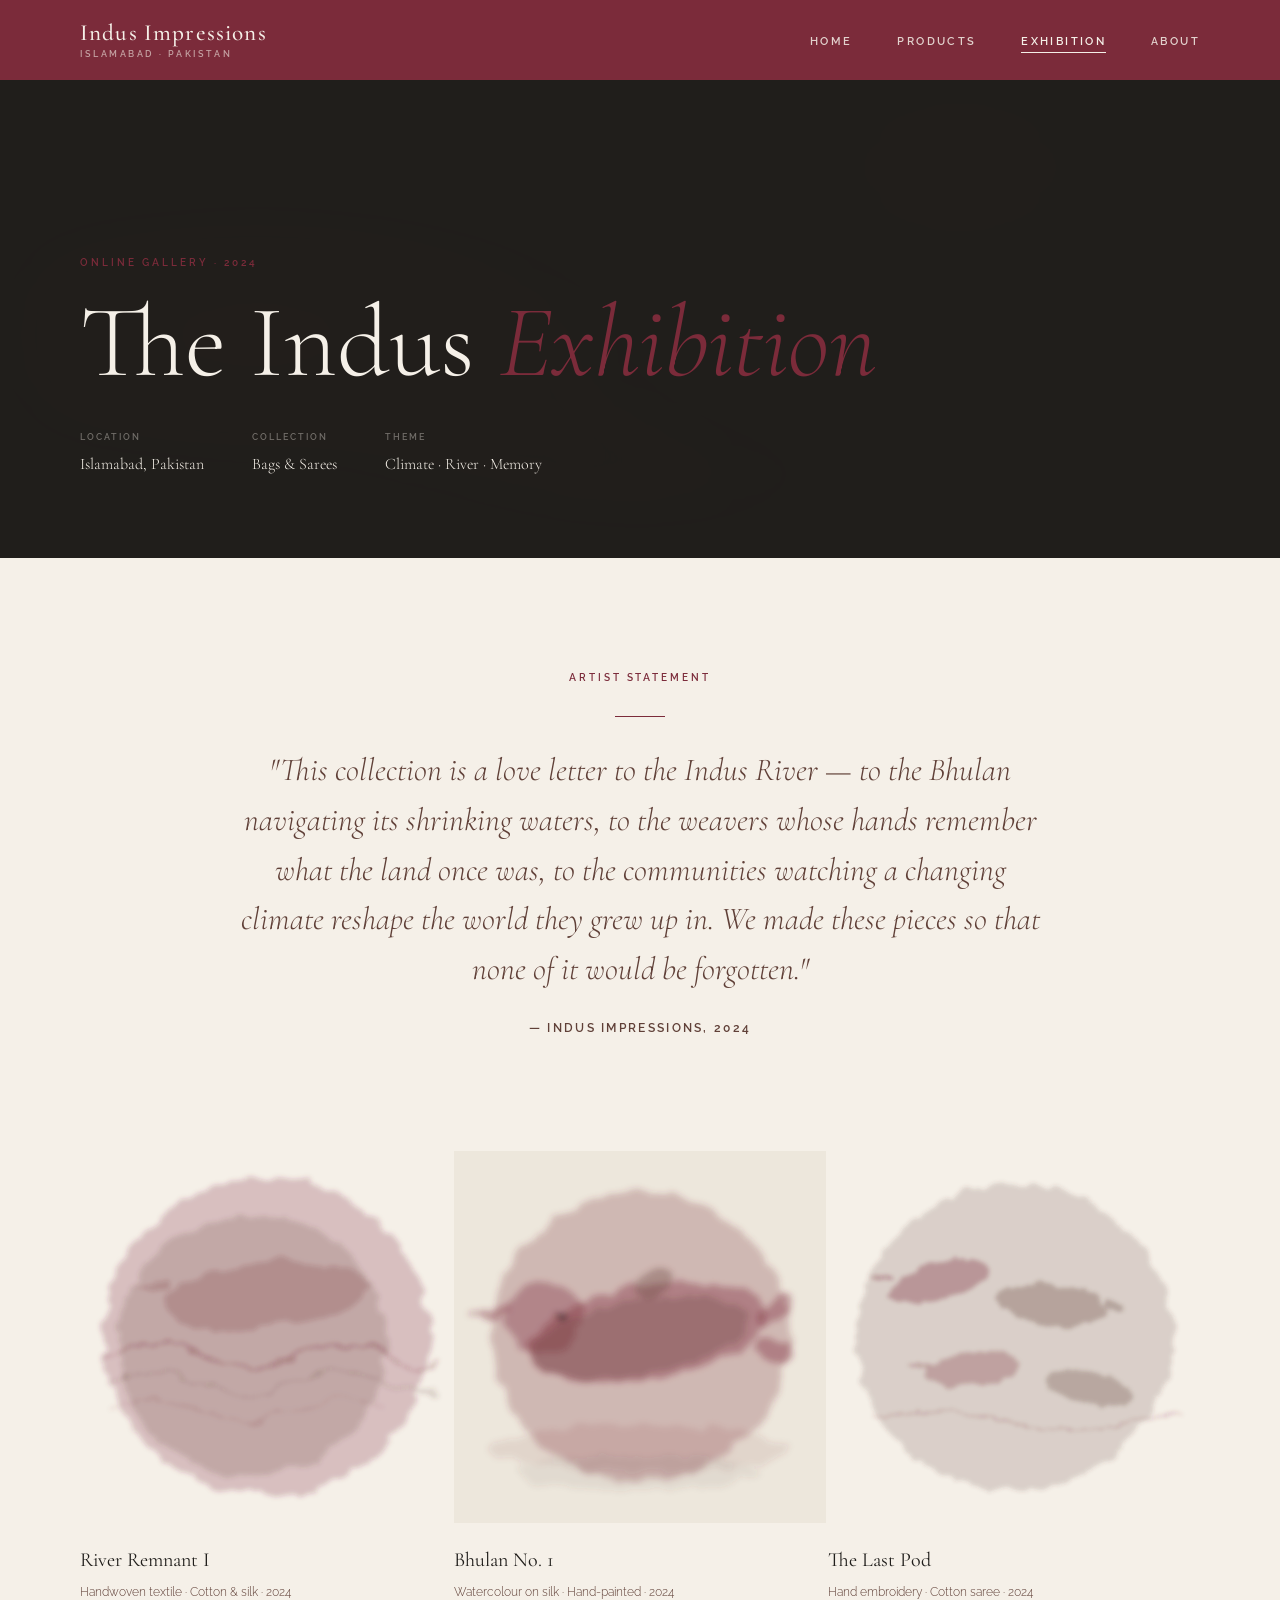
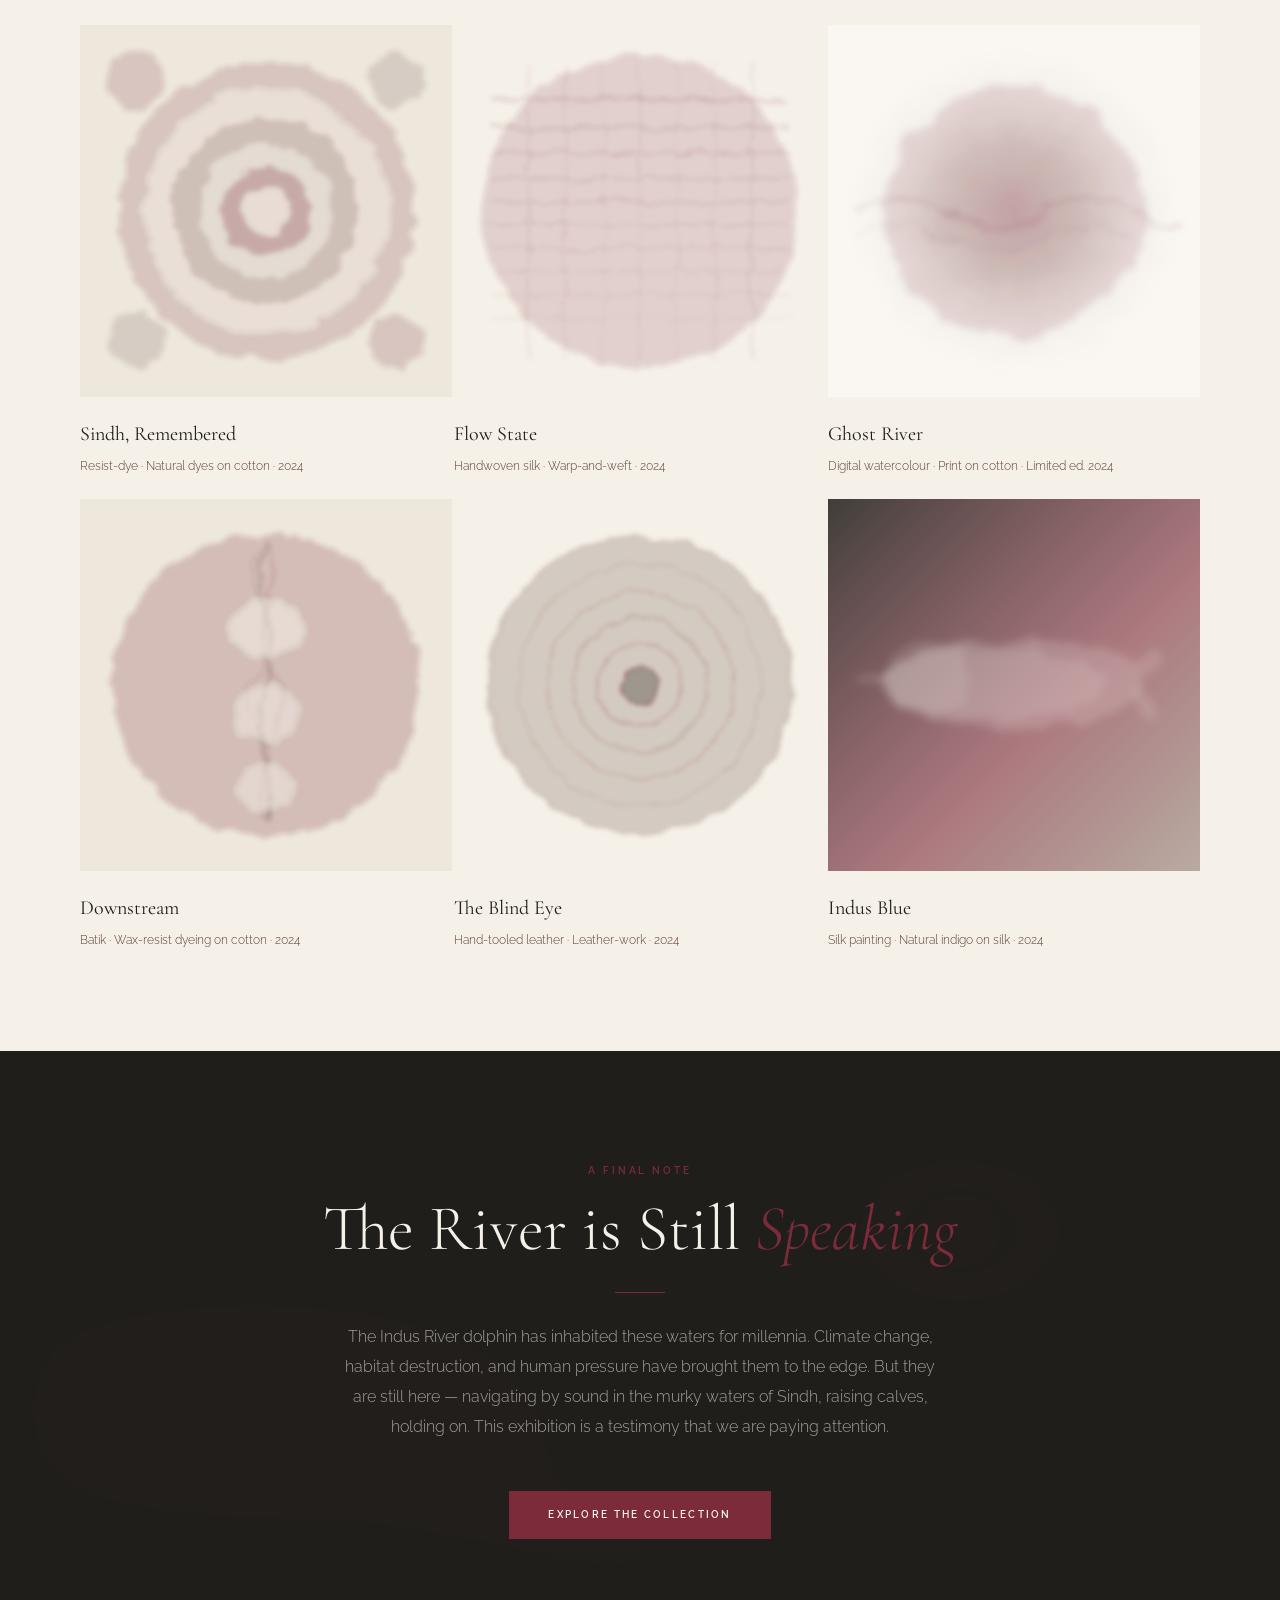
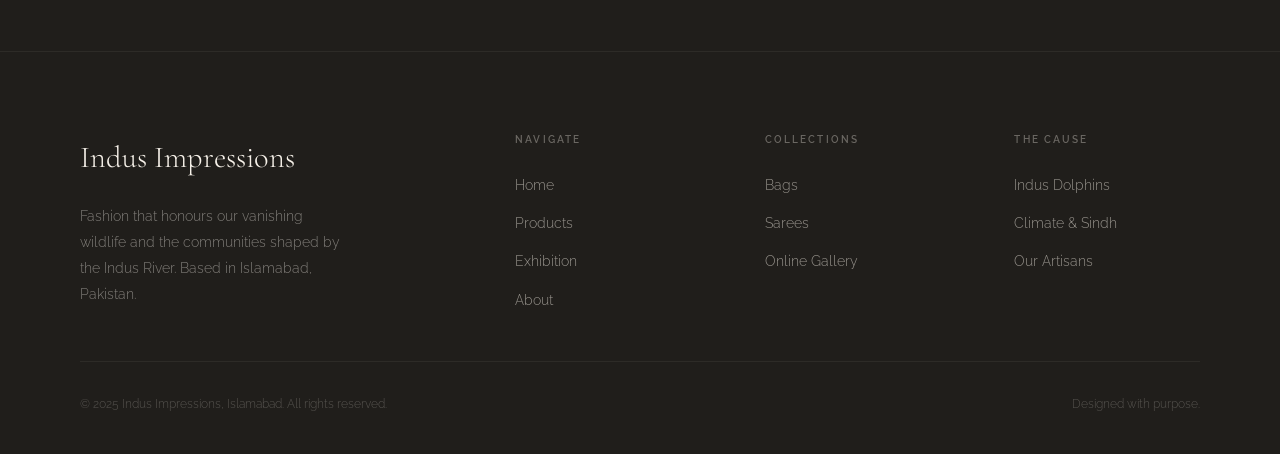
<file: exhibition.html>
<!DOCTYPE html>
<html lang="en">
<head>
  <meta charset="UTF-8"/>
  <meta name="viewport" content="width=device-width, initial-scale=1.0"/>
  <title>Exhibition — Indus Impressions</title>
  <link rel="preconnect" href="https://fonts.googleapis.com"/>
  <link rel="preconnect" href="https://fonts.gstatic.com" crossorigin/>
  <link href="https://fonts.googleapis.com/css2?family=Cormorant+Garamond:ital,wght@0,300;0,400;0,500;1,300;1,400;1,500&family=Raleway:wght@200;300;400;500;600&display=swap" rel="stylesheet"/>
  <link rel="icon" type="image/svg+xml" href="favicon.svg"/>
  <link rel="stylesheet" href="css/style.css"/>
</head>
<body>

  <div class="curtain" id="curtain"></div>

  <!-- Navigation -->
  <nav class="navbar" id="navbar">
    <a href="index.html" class="nav-logo">
      <span class="logo-main">Indus Impressions</span>
      <span class="logo-sub">Islamabad · Pakistan</span>
    </a>
    <ul class="nav-links">
      <li><a href="index.html">Home</a></li>
      <li><a href="products.html">Products</a></li>
      <li><a href="exhibition.html">Exhibition</a></li>
      <li><a href="about.html">About</a></li>
    </ul>
    <button class="nav-toggle" aria-label="Toggle menu"><span></span><span></span><span></span></button>
  </nav>

  <!-- Page Hero (dark) -->
  <header class="page-hero dark">
    <div class="wc-wash" style="opacity:0.22;"></div>
    <div class="page-hero-inner">
      <span class="section-label" style="opacity:1;">Online Gallery · 2024</span>
      <h1 class="section-heading" style="font-size:clamp(3.2rem,8vw,7.5rem);color:#F5F0E8;">The Indus <em>Exhibition</em></h1>
      <div style="display:flex;gap:3rem;margin-top:2rem;flex-wrap:wrap;">
        <div>
          <span style="font-size:0.58rem;font-weight:600;letter-spacing:0.22em;text-transform:uppercase;color:rgba(245,240,232,0.38);display:block;margin-bottom:0.3rem;">Location</span>
          <span style="font-family:'Cormorant Garamond',serif;font-size:1rem;font-weight:300;color:#F5F0E8;">Islamabad, Pakistan</span>
        </div>
        <div>
          <span style="font-size:0.58rem;font-weight:600;letter-spacing:0.22em;text-transform:uppercase;color:rgba(245,240,232,0.38);display:block;margin-bottom:0.3rem;">Collection</span>
          <span style="font-family:'Cormorant Garamond',serif;font-size:1rem;font-weight:300;color:#F5F0E8;">Bags &amp; Sarees</span>
        </div>
        <div>
          <span style="font-size:0.58rem;font-weight:600;letter-spacing:0.22em;text-transform:uppercase;color:rgba(245,240,232,0.38);display:block;margin-bottom:0.3rem;">Theme</span>
          <span style="font-family:'Cormorant Garamond',serif;font-size:1rem;font-weight:300;color:#F5F0E8;">Climate · River · Memory</span>
        </div>
      </div>
    </div>
  </header>

  <!-- Artist Statement -->
  <section class="section">
    <div class="sec-inner exh-statement-wrap">
      <span class="section-label reveal" style="text-align:center;display:block;">Artist Statement</span>
      <div class="divider divider-center reveal d1"></div>
      <p class="exh-statement reveal d2">"This collection is a love letter to the Indus River — to the Bhulan navigating its shrinking waters, to the weavers whose hands remember what the land once was, to the communities watching a changing climate reshape the world they grew up in. We made these pieces so that none of it would be forgotten."</p>
      <p style="font-size:0.72rem;font-weight:600;letter-spacing:0.2em;text-transform:uppercase;color:#604038;margin-top:1.6rem;text-align:center;" class="reveal d3">— Indus Impressions, 2024</p>
    </div>
  </section>

  <!-- Gallery -->
  <section class="section-sm" style="padding-top:0;">
    <div class="sec-inner">
      <div class="exh-grid">

        <!-- Piece 1 -->
        <div class="exh-item reveal d1"
          data-title="River Remnant I"
          data-medium="Handwoven textile — Cotton &amp; silk thread, 2024"
          data-desc="The first piece in the collection confronts absence — the slow narrowing of the Bhulan's world as dams interrupt the river's flow. Woven in the brand's signature palette, the piece layers transparency and density to evoke the thinning of water and wildlife alike.">
          <div class="exh-img">
            <div class="exh-img-inner">
              <svg viewBox="0 0 400 400" xmlns="http://www.w3.org/2000/svg" style="width:100%;height:100%;">
                <defs><filter id="e1"><feTurbulence type="fractalNoise" baseFrequency="0.03 0.045" numOctaves="5" seed="41" result="n"/><feDisplacementMap in="SourceGraphic" in2="n" scale="20" xChannelSelector="R" yChannelSelector="G"/><feGaussianBlur stdDeviation="3"/></filter></defs>
                <rect width="400" height="400" fill="#F5F0E8"/>
                <g filter="url(#e1)">
                  <ellipse cx="200" cy="200" rx="175" ry="170" fill="#7B2B3A" opacity="0.24"/>
                  <ellipse cx="185" cy="210" rx="145" ry="140" fill="#604038" opacity="0.18"/>
                  <path d="M30,220 Q80,195 130,220 Q180,245 230,220 Q280,195 330,220 Q370,240 385,228" stroke="#7B2B3A" stroke-width="3" fill="none" opacity="0.32"/>
                  <path d="M30,250 Q80,225 130,250 Q180,275 230,250 Q280,225 330,250 Q370,268 385,258" stroke="#604038" stroke-width="2" fill="none" opacity="0.24"/>
                  <path d="M30,278 Q80,255 130,278 Q180,300 230,278 Q280,255 330,278" stroke="#7B2B3A" stroke-width="1.5" fill="none" opacity="0.18"/>
                  <!-- Dolphin silhouette -->
                  <ellipse cx="200" cy="155" rx="110" ry="35" fill="#7B2B3A" opacity="0.22" transform="rotate(-5 200 155)"/>
                  <path d="M93,143 C80,140 62,140 55,143 C62,147 80,148 93,150 Z" fill="#7B2B3A" opacity="0.22" transform="rotate(-5 74 145)"/>
                </g>
              </svg>
            </div>
          </div>
          <div class="exh-info">
            <h3 class="exh-title">River Remnant I</h3>
            <p class="exh-medium">Handwoven textile · Cotton &amp; silk · 2024</p>
          </div>
        </div>

        <!-- Piece 2 -->
        <div class="exh-item reveal d2"
          data-title="Bhulan No. 1"
          data-medium="Watercolour on silk — Hand-painted, 2024"
          data-desc="A portrait of the Bhulan rendered in watercolour directly onto raw silk — blind, navigating by sound alone, impossibly gentle. The painting is the visual anchor of the entire collection: a reminder of what we are making fashion for.">
          <div class="exh-img">
            <div class="exh-img-inner">
              <svg viewBox="0 0 400 400" xmlns="http://www.w3.org/2000/svg" style="width:100%;height:100%;">
                <defs><filter id="e2"><feTurbulence type="fractalNoise" baseFrequency="0.04" numOctaves="4" seed="47" result="n"/><feDisplacementMap in="SourceGraphic" in2="n" scale="16" xChannelSelector="R" yChannelSelector="G"/><feGaussianBlur stdDeviation="3.5"/></filter></defs>
                <rect width="400" height="400" fill="#EDE7DC"/>
                <g filter="url(#e2)">
                  <ellipse cx="200" cy="200" rx="160" ry="155" fill="#7B2B3A" opacity="0.26"/>
                  <!-- Large dolphin watercolour -->
                  <ellipse cx="210" cy="195" rx="130" ry="50" fill="#7B2B3A" opacity="0.38" transform="rotate(-10 210 195)"/>
                  <ellipse cx="200" cy="200" rx="115" ry="40" fill="#604038" opacity="0.26" transform="rotate(-10 200 200)"/>
                  <!-- Head and snout -->
                  <ellipse cx="95" cy="180" rx="42" ry="38" fill="#7B2B3A" opacity="0.35" transform="rotate(-10 95 180)"/>
                  <path d="M58,172 C42,168 22,168 15,172 C22,176 42,178 58,180 Z" fill="#7B2B3A" opacity="0.38" transform="rotate(-10 37 175)"/>
                  <!-- Dorsal hump -->
                  <path d="M195,147 C205,128 222,121 235,132 C241,141 228,153 212,156 C200,158 193,155 195,147 Z" fill="#604038" opacity="0.34" transform="rotate(-10 218 140)"/>
                  <!-- Flukes -->
                  <path d="M325,175 C344,155 362,148 364,163 C362,177 345,186 330,188 Z" fill="#7B2B3A" opacity="0.38" transform="rotate(-10 344 168)"/>
                  <path d="M325,213 C344,233 362,240 364,225 C362,211 345,202 330,200 Z" fill="#7B2B3A" opacity="0.38" transform="rotate(-10 344 220)"/>
                  <!-- Eye -->
                  <circle cx="118" cy="178" r="4" fill="#201E1B" opacity="0.50"/>
                  <!-- Water ripples -->
                  <ellipse cx="200" cy="320" rx="160" ry="25" fill="#7B2B3A" opacity="0.10"/>
                  <ellipse cx="200" cy="345" rx="130" ry="18" fill="#604038" opacity="0.08"/>
                </g>
              </svg>
            </div>
          </div>
          <div class="exh-info">
            <h3 class="exh-title">Bhulan No. 1</h3>
            <p class="exh-medium">Watercolour on silk · Hand-painted · 2024</p>
          </div>
        </div>

        <!-- Piece 3 -->
        <div class="exh-item reveal d3"
          data-title="The Last Pod"
          data-medium="Hand embroidery on cotton saree — Thread work, 2024"
          data-desc="A saree documenting a pod of Bhulan in thread — embroidered across the fabric like a migration chart or a memorial. The piece asks: what do we lose when a species can no longer gather?">
          <div class="exh-img">
            <div class="exh-img-inner">
              <svg viewBox="0 0 400 400" xmlns="http://www.w3.org/2000/svg" style="width:100%;height:100%;">
                <defs><filter id="e3"><feTurbulence type="fractalNoise" baseFrequency="0.05" numOctaves="4" seed="53" result="n"/><feDisplacementMap in="SourceGraphic" in2="n" scale="14" xChannelSelector="R" yChannelSelector="G"/><feGaussianBlur stdDeviation="2.5"/></filter></defs>
                <rect width="400" height="400" fill="#F5F0E8"/>
                <g filter="url(#e3)">
                  <ellipse cx="200" cy="200" rx="170" ry="165" fill="#604038" opacity="0.18"/>
                  <!-- Multiple small dolphins (pod) -->
                  <ellipse cx="120" cy="140" rx="55" ry="20" fill="#7B2B3A" opacity="0.34" transform="rotate(-15 120 140)"/>
                  <path d="M72,133 C62,131 50,131 46,134 C50,137 62,138 72,140 Z" fill="#7B2B3A" opacity="0.34" transform="rotate(-15 59 136)"/>
                  <ellipse cx="240" cy="165" rx="60" ry="22" fill="#604038" opacity="0.30" transform="rotate(8 240 165)"/>
                  <path d="M297,160 C308,162 318,166 315,170 C308,173 298,170 297,167 Z" fill="#604038" opacity="0.30" transform="rotate(8 307 166)"/>
                  <ellipse cx="155" cy="235" rx="52" ry="19" fill="#7B2B3A" opacity="0.28" transform="rotate(-5 155 235)"/>
                  <path d="M108,229 C98,227 87,227 84,230 C87,233 98,234 108,235 Z" fill="#7B2B3A" opacity="0.28" transform="rotate(-5 96 231)"/>
                  <ellipse cx="280" cy="255" rx="48" ry="18" fill="#604038" opacity="0.28" transform="rotate(12 280 255)"/>
                  <!-- Connecting wave -->
                  <path d="M50,290 Q120,270 190,290 Q260,310 330,290 Q365,280 380,285" stroke="#7B2B3A" stroke-width="2" fill="none" opacity="0.25"/>
                </g>
              </svg>
            </div>
          </div>
          <div class="exh-info">
            <h3 class="exh-title">The Last Pod</h3>
            <p class="exh-medium">Hand embroidery · Cotton saree · 2024</p>
          </div>
        </div>

        <!-- Piece 4 -->
        <div class="exh-item reveal d1"
          data-title="Sindh, Remembered"
          data-medium="Resist-dye textile — Natural dyes on cotton, 2024"
          data-desc="A resist-dyed piece using natural pigments from the Sindh region — turmeric, indigo root, madder. The process honours traditional dyeing methods threatened by industrial production and the drying up of the natural sources these dyes depend on.">
          <div class="exh-img">
            <div class="exh-img-inner">
              <svg viewBox="0 0 400 400" xmlns="http://www.w3.org/2000/svg" style="width:100%;height:100%;">
                <defs><filter id="e4"><feTurbulence type="fractalNoise" baseFrequency="0.035 0.05" numOctaves="5" seed="59" result="n"/><feDisplacementMap in="SourceGraphic" in2="n" scale="18" xChannelSelector="R" yChannelSelector="G"/><feGaussianBlur stdDeviation="3"/></filter></defs>
                <rect width="400" height="400" fill="#EDE7DC"/>
                <g filter="url(#e4)">
                  <!-- Resist-dye circles / batik effect -->
                  <circle cx="200" cy="200" r="160" fill="#7B2B3A" opacity="0.18"/>
                  <circle cx="200" cy="200" r="130" fill="#F5F0E8" opacity="0.60"/>
                  <circle cx="200" cy="200" r="100" fill="#604038" opacity="0.20"/>
                  <circle cx="200" cy="200" r="72" fill="#F5F0E8" opacity="0.55"/>
                  <circle cx="200" cy="200" r="48" fill="#7B2B3A" opacity="0.28"/>
                  <circle cx="200" cy="200" r="26" fill="#F5F0E8" opacity="0.70"/>
                  <!-- Corner motifs -->
                  <circle cx="60" cy="60" r="30" fill="#7B2B3A" opacity="0.18"/>
                  <circle cx="340" cy="60" r="30" fill="#604038" opacity="0.16"/>
                  <circle cx="60" cy="340" r="30" fill="#604038" opacity="0.16"/>
                  <circle cx="340" cy="340" r="30" fill="#7B2B3A" opacity="0.18"/>
                </g>
              </svg>
            </div>
          </div>
          <div class="exh-info">
            <h3 class="exh-title">Sindh, Remembered</h3>
            <p class="exh-medium">Resist-dye · Natural dyes on cotton · 2024</p>
          </div>
        </div>

        <!-- Piece 5 -->
        <div class="exh-item reveal d2"
          data-title="Flow State"
          data-medium="Handwoven silk — Warp-and-weft, 2024"
          data-desc="The rhythms of weaving mimic the rhythms of the river — the back and forth of the loom, the crossing of threads, the building of something larger than its parts. This piece is a meditation on flow: of water, of craft, of time.">
          <div class="exh-img">
            <div class="exh-img-inner">
              <svg viewBox="0 0 400 400" xmlns="http://www.w3.org/2000/svg" style="width:100%;height:100%;">
                <defs><filter id="e5"><feTurbulence type="fractalNoise" baseFrequency="0.04 0.03" numOctaves="4" seed="67" result="n"/><feDisplacementMap in="SourceGraphic" in2="n" scale="14" xChannelSelector="R" yChannelSelector="G"/><feGaussianBlur stdDeviation="2.8"/></filter></defs>
                <rect width="400" height="400" fill="#F5F0E8"/>
                <g filter="url(#e5)">
                  <ellipse cx="200" cy="200" rx="170" ry="168" fill="#7B2B3A" opacity="0.16"/>
                  <!-- Weave lines -->
                  <line x1="40" y1="80" x2="360" y2="80" stroke="#7B2B3A" stroke-width="2.5" opacity="0.22"/>
                  <line x1="40" y1="110" x2="360" y2="110" stroke="#604038" stroke-width="2" opacity="0.18"/>
                  <line x1="40" y1="138" x2="360" y2="138" stroke="#7B2B3A" stroke-width="1.8" opacity="0.20"/>
                  <line x1="40" y1="165" x2="360" y2="165" stroke="#604038" stroke-width="1.5" opacity="0.16"/>
                  <line x1="40" y1="190" x2="360" y2="190" stroke="#7B2B3A" stroke-width="1.5" opacity="0.18"/>
                  <line x1="40" y1="215" x2="360" y2="215" stroke="#604038" stroke-width="1.3" opacity="0.15"/>
                  <line x1="40" y1="240" x2="360" y2="240" stroke="#7B2B3A" stroke-width="1.3" opacity="0.16"/>
                  <line x1="40" y1="265" x2="360" y2="265" stroke="#604038" stroke-width="1" opacity="0.14"/>
                  <line x1="40" y1="290" x2="360" y2="290" stroke="#7B2B3A" stroke-width="1" opacity="0.14"/>
                  <line x1="40" y1="315" x2="360" y2="315" stroke="#604038" stroke-width="0.8" opacity="0.12"/>
                  <!-- Vertical threads -->
                  <line x1="80" y1="40" x2="80" y2="360" stroke="#604038" stroke-width="1.2" opacity="0.16"/>
                  <line x1="120" y1="40" x2="120" y2="360" stroke="#7B2B3A" stroke-width="1" opacity="0.14"/>
                  <line x1="160" y1="40" x2="160" y2="360" stroke="#604038" stroke-width="0.8" opacity="0.12"/>
                  <line x1="200" y1="40" x2="200" y2="360" stroke="#7B2B3A" stroke-width="1" opacity="0.14"/>
                  <line x1="240" y1="40" x2="240" y2="360" stroke="#604038" stroke-width="0.8" opacity="0.12"/>
                  <line x1="280" y1="40" x2="280" y2="360" stroke="#7B2B3A" stroke-width="1" opacity="0.14"/>
                  <line x1="320" y1="40" x2="320" y2="360" stroke="#604038" stroke-width="1.2" opacity="0.16"/>
                </g>
              </svg>
            </div>
          </div>
          <div class="exh-info">
            <h3 class="exh-title">Flow State</h3>
            <p class="exh-medium">Handwoven silk · Warp-and-weft · 2024</p>
          </div>
        </div>

        <!-- Piece 6 -->
        <div class="exh-item reveal d3"
          data-title="Ghost River"
          data-medium="Digital watercolour print on cotton — Limited edition, 2024"
          data-desc="A ghosted image of the Indus printed on cotton — fading at the edges, the colour draining from centre to border. An image of a river that is slowly becoming less of itself. A ghost river, leaving traces in the fabric it soaks.">
          <div class="exh-img">
            <div class="exh-img-inner">
              <svg viewBox="0 0 400 400" xmlns="http://www.w3.org/2000/svg" style="width:100%;height:100%;">
                <defs>
                  <radialGradient id="ghost-grad" cx="50%" cy="50%" r="50%">
                    <stop offset="0%" stop-color="#7B2B3A" stop-opacity="0.35"/>
                    <stop offset="40%" stop-color="#604038" stop-opacity="0.20"/>
                    <stop offset="100%" stop-color="#F5F0E8" stop-opacity="0"/>
                  </radialGradient>
                  <filter id="e6"><feTurbulence type="fractalNoise" baseFrequency="0.03" numOctaves="5" seed="73" result="n"/><feDisplacementMap in="SourceGraphic" in2="n" scale="22" xChannelSelector="R" yChannelSelector="G"/><feGaussianBlur stdDeviation="4"/></filter>
                </defs>
                <rect width="400" height="400" fill="#FAF7F2"/>
                <g filter="url(#e6)">
                  <ellipse cx="200" cy="200" rx="190" ry="185" fill="url(#ghost-grad)"/>
                  <ellipse cx="200" cy="200" rx="140" ry="135" fill="#7B2B3A" opacity="0.12"/>
                  <path d="M30,200 Q80,170 130,200 Q180,230 230,200 Q280,170 330,200 Q370,224 385,215" stroke="#7B2B3A" stroke-width="3" fill="none" opacity="0.20"/>
                  <path d="M30,230 Q80,202 130,230 Q180,258 230,230 Q280,202 330,230" stroke="#604038" stroke-width="2" fill="none" opacity="0.16"/>
                </g>
              </svg>
            </div>
          </div>
          <div class="exh-info">
            <h3 class="exh-title">Ghost River</h3>
            <p class="exh-medium">Digital watercolour · Print on cotton · Limited ed. 2024</p>
          </div>
        </div>

        <!-- Piece 7 -->
        <div class="exh-item reveal d1"
          data-title="Downstream"
          data-medium="Batik on cotton — Wax-resist dyeing, 2024"
          data-desc="Batik — a resist-dyeing technique that has been practised for centuries across South Asia — is used here to map the path of the Bhulan downstream. Each wax-resist mark is an obstacle: a barrage, a net, a drought. What survives the process is what remains.">
          <div class="exh-img">
            <div class="exh-img-inner">
              <svg viewBox="0 0 400 400" xmlns="http://www.w3.org/2000/svg" style="width:100%;height:100%;">
                <defs><filter id="e7"><feTurbulence type="fractalNoise" baseFrequency="0.045" numOctaves="4" seed="79" result="n"/><feDisplacementMap in="SourceGraphic" in2="n" scale="16" xChannelSelector="R" yChannelSelector="G"/><feGaussianBlur stdDeviation="3"/></filter></defs>
                <rect width="400" height="400" fill="#EDE7DC"/>
                <g filter="url(#e7)">
                  <ellipse cx="200" cy="200" rx="165" ry="162" fill="#7B2B3A" opacity="0.22"/>
                  <!-- Batik crackle effect -->
                  <path d="M200,50 C180,100 220,150 200,200 C180,250 215,300 200,350" stroke="#201E1B" stroke-width="3" fill="none" opacity="0.20"/>
                  <path d="M200,50 C230,90 170,140 210,190 C240,230 175,275 200,350" stroke="#7B2B3A" stroke-width="2" fill="none" opacity="0.25"/>
                  <path d="M200,50 C155,95 245,145 185,195 C155,218 230,268 200,350" stroke="#604038" stroke-width="1.5" fill="none" opacity="0.22"/>
                  <!-- Wax-resist pools -->
                  <ellipse cx="200" cy="140" rx="40" ry="30" fill="#F5F0E8" opacity="0.55"/>
                  <ellipse cx="200" cy="230" rx="35" ry="28" fill="#F5F0E8" opacity="0.50"/>
                  <ellipse cx="200" cy="310" rx="30" ry="24" fill="#F5F0E8" opacity="0.48"/>
                </g>
              </svg>
            </div>
          </div>
          <div class="exh-info">
            <h3 class="exh-title">Downstream</h3>
            <p class="exh-medium">Batik · Wax-resist dyeing on cotton · 2024</p>
          </div>
        </div>

        <!-- Piece 8 -->
        <div class="exh-item reveal d2"
          data-title="The Blind Eye"
          data-medium="Leather-work piece — Hand-tooled leather, 2024"
          data-desc="The Bhulan has no functional eyes — it sees the world through sound. This hand-tooled leather piece explores that idea: a bag surface mapped with concentric ripples, as if the leather itself is perceiving its surroundings through vibration. Touch as vision.">
          <div class="exh-img">
            <div class="exh-img-inner">
              <svg viewBox="0 0 400 400" xmlns="http://www.w3.org/2000/svg" style="width:100%;height:100%;">
                <defs><filter id="e8"><feTurbulence type="fractalNoise" baseFrequency="0.035" numOctaves="4" seed="83" result="n"/><feDisplacementMap in="SourceGraphic" in2="n" scale="12" xChannelSelector="R" yChannelSelector="G"/><feGaussianBlur stdDeviation="2.5"/></filter></defs>
                <rect width="400" height="400" fill="#F5F0E8"/>
                <g filter="url(#e8)">
                  <ellipse cx="200" cy="200" rx="165" ry="160" fill="#604038" opacity="0.22"/>
                  <!-- Echolocation ripples from centre -->
                  <circle cx="200" cy="200" r="20" fill="#201E1B" opacity="0.30"/>
                  <circle cx="200" cy="200" r="20" fill="none" stroke="#7B2B3A" stroke-width="2.5" opacity="0.35"/>
                  <circle cx="200" cy="200" r="45" fill="none" stroke="#7B2B3A" stroke-width="2" opacity="0.28"/>
                  <circle cx="200" cy="200" r="72" fill="none" stroke="#604038" stroke-width="1.8" opacity="0.24"/>
                  <circle cx="200" cy="200" r="100" fill="none" stroke="#7B2B3A" stroke-width="1.5" opacity="0.20"/>
                  <circle cx="200" cy="200" r="130" fill="none" stroke="#604038" stroke-width="1.2" opacity="0.16"/>
                  <circle cx="200" cy="200" r="160" fill="none" stroke="#7B2B3A" stroke-width="1" opacity="0.12"/>
                </g>
              </svg>
            </div>
          </div>
          <div class="exh-info">
            <h3 class="exh-title">The Blind Eye</h3>
            <p class="exh-medium">Hand-tooled leather · Leather-work · 2024</p>
          </div>
        </div>

        <!-- Piece 9 -->
        <div class="exh-item reveal d3"
          data-title="Indus Blue"
          data-medium="Silk painting — Natural indigo on silk, 2024"
          data-desc="The last piece in the collection is the simplest — an expanse of indigo-dyed silk, interrupted by a single pale form: the dolphin, barely visible, almost absorbed into the blue. Almost gone. Not yet.">
          <div class="exh-img">
            <div class="exh-img-inner">
              <svg viewBox="0 0 400 400" xmlns="http://www.w3.org/2000/svg" style="width:100%;height:100%;">
                <defs>
                  <linearGradient id="indigo-grad" x1="0%" y1="0%" x2="100%" y2="100%">
                    <stop offset="0%" stop-color="#201E1B" stop-opacity="0.85"/>
                    <stop offset="60%" stop-color="#7B2B3A" stop-opacity="0.60"/>
                    <stop offset="100%" stop-color="#604038" stop-opacity="0.40"/>
                  </linearGradient>
                  <filter id="e9"><feTurbulence type="fractalNoise" baseFrequency="0.03 0.04" numOctaves="5" seed="89" result="n"/><feDisplacementMap in="SourceGraphic" in2="n" scale="20" xChannelSelector="R" yChannelSelector="G"/><feGaussianBlur stdDeviation="4.5"/></filter>
                </defs>
                <rect width="400" height="400" fill="url(#indigo-grad)"/>
                <g filter="url(#e9)">
                  <!-- Pale dolphin almost vanishing -->
                  <ellipse cx="200" cy="200" rx="140" ry="48" fill="#F5F0E8" opacity="0.20"/>
                  <ellipse cx="178" cy="198" rx="120" ry="38" fill="#F5F0E8" opacity="0.14"/>
                  <path d="M65,190 C50,187 35,188 28,191 C35,195 50,196 65,197 Z" fill="#F5F0E8" opacity="0.16"/>
                  <ellipse cx="108" cy="193" rx="46" ry="40" fill="#F5F0E8" opacity="0.12"/>
                  <!-- Flukes -->
                  <path d="M326,178 C342,162 358,156 360,168 C358,180 342,188 330,190 Z" fill="#F5F0E8" opacity="0.15"/>
                  <path d="M326,218 C342,234 358,240 360,228 C358,216 342,208 330,206 Z" fill="#F5F0E8" opacity="0.15"/>
                </g>
              </svg>
            </div>
          </div>
          <div class="exh-info">
            <h3 class="exh-title">Indus Blue</h3>
            <p class="exh-medium">Silk painting · Natural indigo on silk · 2024</p>
          </div>
        </div>

      </div>
    </div>
  </section>

  <!-- Closing note -->
  <section class="section mission-bg">
    <div class="wc-wash" style="opacity:0.2;"></div>
    <div class="sec-inner mission-inner">
      <span class="section-label reveal" style="color:#7B2B3A;">A Final Note</span>
      <h2 class="section-heading reveal d1" style="color:#F5F0E8;">The River is Still <em>Speaking</em></h2>
      <div class="divider divider-center reveal d2" style="background:#7B2B3A;"></div>
      <p class="body-text reveal d2" style="color:rgba(245,240,232,0.62);max-width:600px;margin:0 auto;">The Indus River dolphin has inhabited these waters for millennia. Climate change, habitat destruction, and human pressure have brought them to the edge. But they are still here — navigating by sound in the murky waters of Sindh, raising calves, holding on. This exhibition is a testimony that we are paying attention.</p>
      <a href="products.html" class="btn-primary reveal d3" style="margin-top:3rem;display:inline-block;">Explore the Collection</a>
    </div>
  </section>

  <!-- Lightbox -->
  <div class="lightbox" id="lightbox">
    <div class="lb-card">
      <button class="lb-close" id="lb-close" aria-label="Close">&times;</button>
      <div class="lb-art" id="lb-art"></div>
      <h2 class="lb-title" id="lb-title"></h2>
      <p class="lb-medium" id="lb-medium"></p>
      <p class="lb-desc" id="lb-desc"></p>
    </div>
  </div>

  <!-- Footer -->
  <footer class="footer">
    <div class="footer-grid">
      <div>
        <span class="footer-logo">Indus Impressions</span>
        <p class="footer-tagline">Fashion that honours our vanishing wildlife and the communities shaped by the Indus River. Based in Islamabad, Pakistan.</p>
      </div>
      <div>
        <p class="footer-col-head">Navigate</p>
        <ul class="footer-list">
          <li><a href="index.html">Home</a></li>
          <li><a href="products.html">Products</a></li>
          <li><a href="exhibition.html">Exhibition</a></li>
          <li><a href="about.html">About</a></li>
        </ul>
      </div>
      <div>
        <p class="footer-col-head">Collections</p>
        <ul class="footer-list">
          <li><a href="products.html">Bags</a></li>
          <li><a href="products.html">Sarees</a></li>
          <li><a href="exhibition.html">Online Gallery</a></li>
        </ul>
      </div>
      <div>
        <p class="footer-col-head">The Cause</p>
        <ul class="footer-list">
          <li><a href="about.html">Indus Dolphins</a></li>
          <li><a href="about.html">Climate &amp; Sindh</a></li>
          <li><a href="about.html">Our Artisans</a></li>
        </ul>
      </div>
    </div>
    <div class="footer-bottom">
      <p class="footer-copy">&copy; 2025 Indus Impressions, Islamabad. All rights reserved.</p>
      <p class="footer-copy">Designed with purpose.</p>
    </div>
  </footer>

  <script src="js/script.js"></script>
</body>
</html>
</file>
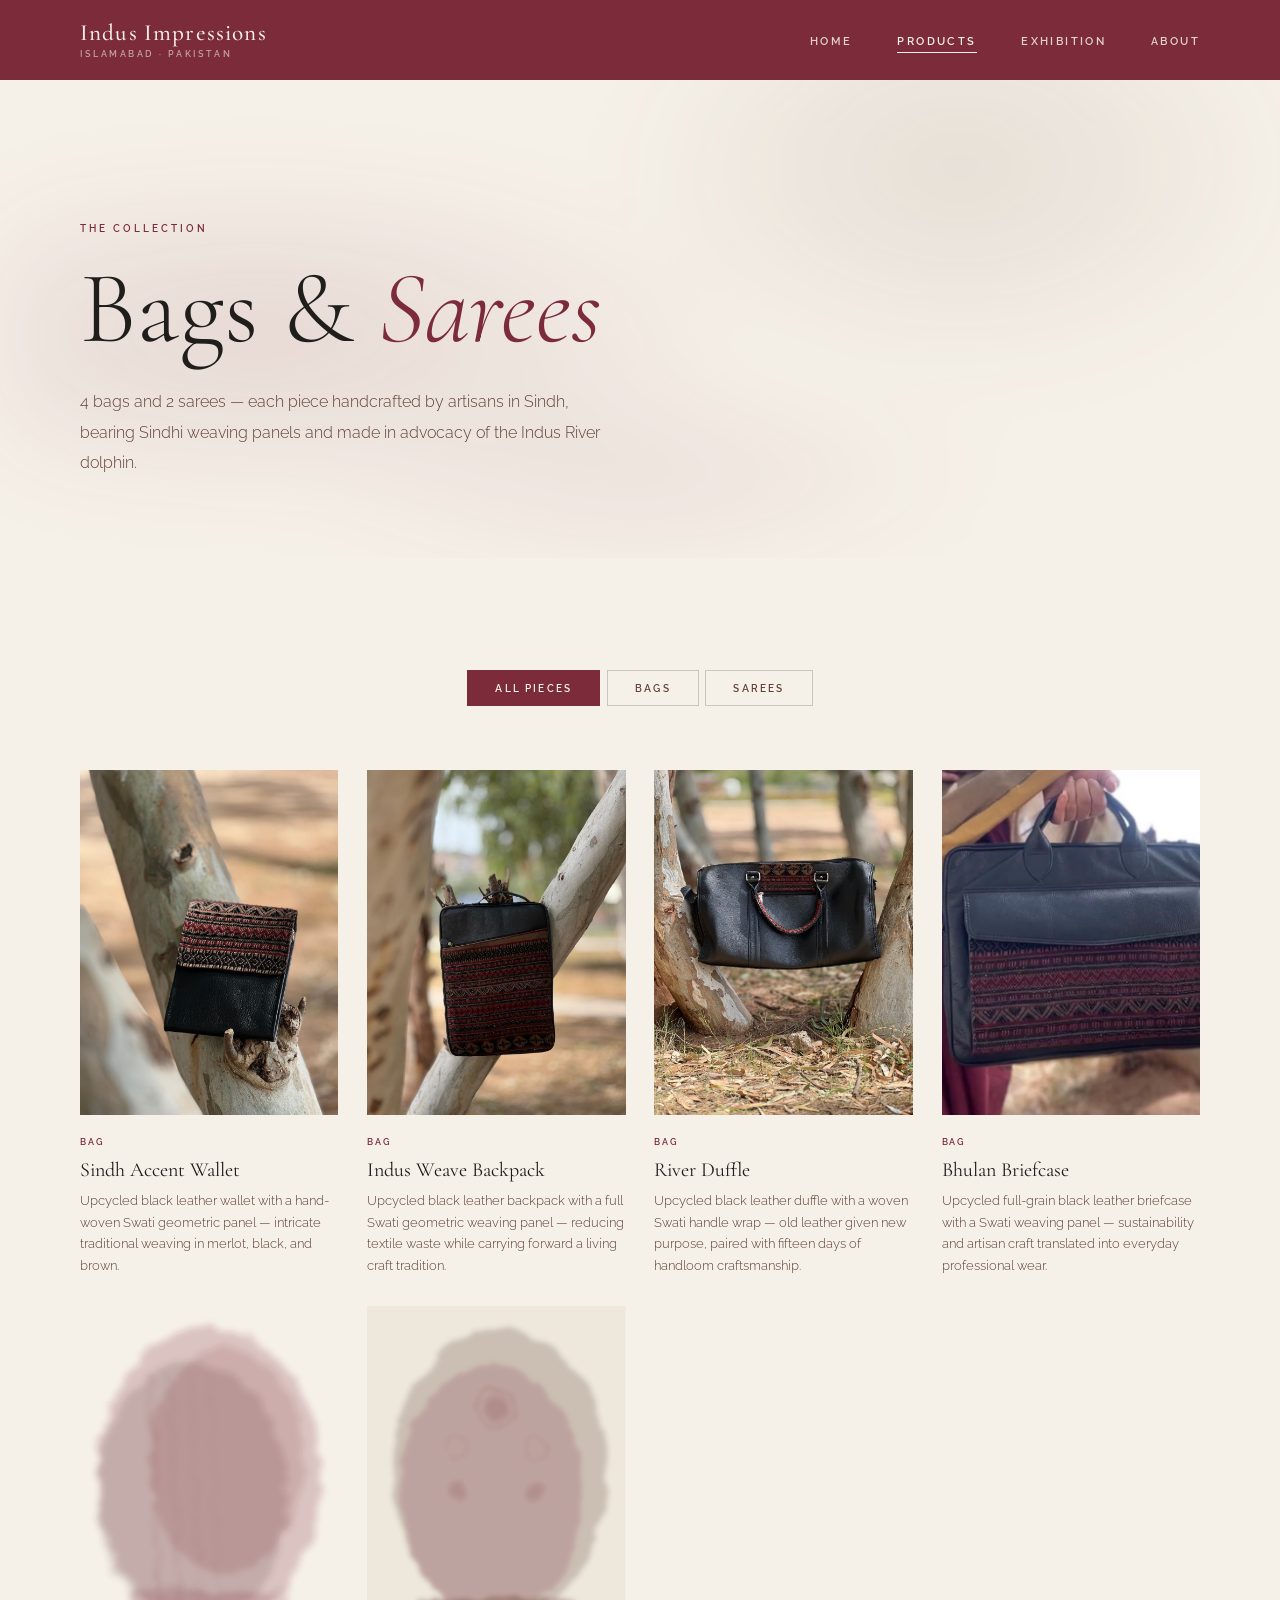
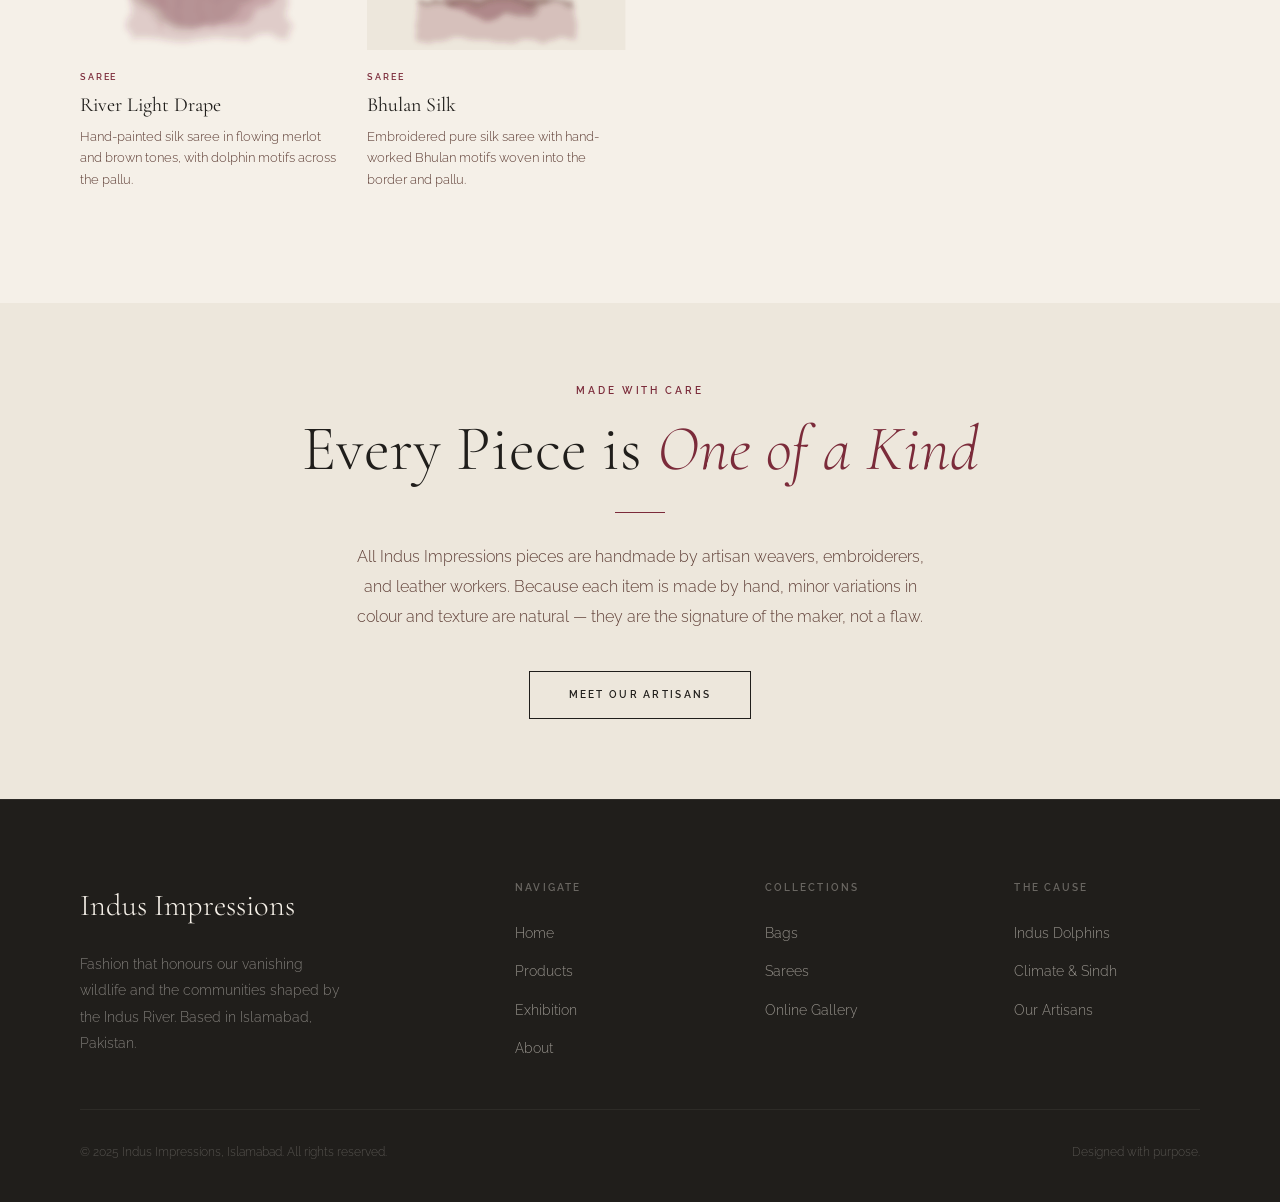
<file: products.html>
<!DOCTYPE html>
<html lang="en">
<head>
  <meta charset="UTF-8"/>
  <meta name="viewport" content="width=device-width, initial-scale=1.0"/>
  <title>Products — Indus Impressions</title>
  <link rel="preconnect" href="https://fonts.googleapis.com"/>
  <link rel="preconnect" href="https://fonts.gstatic.com" crossorigin/>
  <link href="https://fonts.googleapis.com/css2?family=Cormorant+Garamond:ital,wght@0,300;0,400;0,500;1,300;1,400;1,500&family=Raleway:wght@200;300;400;500;600&display=swap" rel="stylesheet"/>
  <link rel="icon" type="image/svg+xml" href="favicon.svg"/>
  <link rel="stylesheet" href="css/style.css"/>
</head>
<body>

  <div class="curtain" id="curtain"></div>

  <!-- Navigation -->
  <nav class="navbar" id="navbar">
    <a href="index.html" class="nav-logo">
      <span class="logo-main">Indus Impressions</span>
      <span class="logo-sub">Islamabad · Pakistan</span>
    </a>
    <ul class="nav-links">
      <li><a href="index.html">Home</a></li>
      <li><a href="products.html">Products</a></li>
      <li><a href="exhibition.html">Exhibition</a></li>
      <li><a href="about.html">About</a></li>
    </ul>
    <button class="nav-toggle" aria-label="Toggle menu"><span></span><span></span><span></span></button>
  </nav>

  <!-- Page Hero -->
  <header class="page-hero">
    <div class="wc-wash"></div>
    <div class="page-hero-inner">
      <span class="section-label" style="opacity:1;">The Collection</span>
      <h1 class="section-heading" style="font-size:clamp(3.2rem,8vw,7.5rem);">Bags &amp; <em>Sarees</em></h1>
      <p class="body-text" style="margin-top:1.2rem;max-width:520px;">4 bags and 2 sarees — each piece handcrafted by artisans in Sindh, bearing Sindhi weaving panels and made in advocacy of the Indus River dolphin.</p>
    </div>
  </header>

  <!-- Products Section -->
  <section class="section">
    <div class="sec-inner">

      <!-- Filter -->
      <div class="filter-row reveal">
        <button class="filter-btn active" data-filter="all">All Pieces</button>
        <button class="filter-btn" data-filter="bag">Bags</button>
        <button class="filter-btn" data-filter="saree">Sarees</button>
      </div>

      <!-- Grid -->
      <div class="products-grid">

        <!-- BAG 1 -->
        <div class="prod-card reveal d1" data-category="bag">
          <div class="prod-image">
            <img src="images/bag-clutch.png" alt="Sindh Accent Wallet"/>
            <div class="prod-overlay"><button class="prod-overlay-btn">View Piece</button></div>
          </div>
          <span class="prod-cat">Bag</span>
          <h3 class="prod-name">Sindh Accent Wallet</h3>
          <p class="prod-desc">Upcycled black leather wallet with a hand-woven Swati geometric panel — intricate traditional weaving in merlot, black, and brown.</p>
        </div>

        <!-- BAG 2 -->
        <div class="prod-card reveal d2" data-category="bag">
          <div class="prod-image">
            <img src="images/bag-backpack.png" alt="Indus Weave Backpack"/>
            <div class="prod-overlay"><button class="prod-overlay-btn">View Piece</button></div>
          </div>
          <span class="prod-cat">Bag</span>
          <h3 class="prod-name">Indus Weave Backpack</h3>
          <p class="prod-desc">Upcycled black leather backpack with a full Swati geometric weaving panel — reducing textile waste while carrying forward a living craft tradition.</p>
        </div>

        <!-- BAG 3 -->
        <div class="prod-card reveal d3" data-category="bag">
          <div class="prod-image">
            <img src="images/bag-duffle.png" alt="River Duffle"/>
            <div class="prod-overlay"><button class="prod-overlay-btn">View Piece</button></div>
          </div>
          <span class="prod-cat">Bag</span>
          <h3 class="prod-name">River Duffle</h3>
          <p class="prod-desc">Upcycled black leather duffle with a woven Swati handle wrap — old leather given new purpose, paired with fifteen days of handloom craftsmanship.</p>
        </div>

        <!-- BAG 4 -->
        <div class="prod-card reveal d4" data-category="bag">
          <div class="prod-image">
            <img src="images/bag-briefcase.png" alt="Bhulan Briefcase"/>
            <div class="prod-overlay"><button class="prod-overlay-btn">View Piece</button></div>
          </div>
          <span class="prod-cat">Bag</span>
          <h3 class="prod-name">Bhulan Briefcase</h3>
          <p class="prod-desc">Upcycled full-grain black leather briefcase with a Swati weaving panel — sustainability and artisan craft translated into everyday professional wear.</p>
        </div>

        <!-- SAREE 1 -->
        <div class="prod-card reveal d1" data-category="saree">
          <div class="prod-image">
            <svg viewBox="0 0 300 400" xmlns="http://www.w3.org/2000/svg" style="width:100%;height:100%;position:absolute;inset:0;">
              <defs><filter id="p5"><feTurbulence type="fractalNoise" baseFrequency="0.03 0.05" numOctaves="5" seed="21" result="n"/><feDisplacementMap in="SourceGraphic" in2="n" scale="18" xChannelSelector="R" yChannelSelector="G"/><feGaussianBlur stdDeviation="3.5"/></filter></defs>
              <rect width="300" height="400" fill="#F5F0E8"/>
              <g filter="url(#p5)">
                <ellipse cx="150" cy="200" rx="130" ry="175" fill="#7B2B3A" opacity="0.22"/>
                <ellipse cx="130" cy="220" rx="110" ry="155" fill="#604038" opacity="0.18"/>
                <ellipse cx="170" cy="180" rx="90" ry="130" fill="#7B2B3A" opacity="0.15"/>
                <!-- Drape lines -->
                <path d="M80,80 C90,150 85,250 95,380" stroke="#7B2B3A" stroke-width="1.5" fill="none" opacity="0.30"/>
                <path d="M100,75 C112,145 107,245 118,375" stroke="#604038" stroke-width="1" fill="none" opacity="0.24"/>
                <path d="M125,72 C136,142 131,242 142,372" stroke="#7B2B3A" stroke-width="0.8" fill="none" opacity="0.20"/>
                <path d="M148,72 C158,142 154,242 163,370" stroke="#604038" stroke-width="0.7" fill="none" opacity="0.16"/>
                <!-- Pallu border -->
                <rect x="60" y="330" width="180" height="55" fill="#7B2B3A" opacity="0.18"/>
                <path d="M60,332 Q100,322 140,332 Q180,342 220,332 Q242,326 240,330" stroke="#604038" stroke-width="1.2" fill="none" opacity="0.28"/>
              </g>
            </svg>
            <div class="prod-overlay"><button class="prod-overlay-btn">View Piece</button></div>
          </div>
          <span class="prod-cat">Saree</span>
          <h3 class="prod-name">River Light Drape</h3>
          <p class="prod-desc">Hand-painted silk saree in flowing merlot and brown tones, with dolphin motifs across the pallu.</p>
        </div>

        <!-- SAREE 2 -->
        <div class="prod-card reveal d2" data-category="saree">
          <div class="prod-image">
            <svg viewBox="0 0 300 400" xmlns="http://www.w3.org/2000/svg" style="width:100%;height:100%;position:absolute;inset:0;">
              <defs><filter id="p6"><feTurbulence type="fractalNoise" baseFrequency="0.033" numOctaves="5" seed="26" result="n"/><feDisplacementMap in="SourceGraphic" in2="n" scale="16" xChannelSelector="R" yChannelSelector="G"/><feGaussianBlur stdDeviation="3"/></filter></defs>
              <rect width="300" height="400" fill="#EDE7DC"/>
              <g filter="url(#p6)">
                <ellipse cx="155" cy="195" rx="125" ry="168" fill="#604038" opacity="0.24"/>
                <ellipse cx="145" cy="215" rx="105" ry="148" fill="#7B2B3A" opacity="0.18"/>
                <!-- Embroidery-style motifs -->
                <circle cx="150" cy="120" r="22" fill="none" stroke="#7B2B3A" stroke-width="1.5" opacity="0.30"/>
                <circle cx="150" cy="120" r="14" fill="#7B2B3A" opacity="0.20"/>
                <circle cx="105" cy="165" r="14" fill="none" stroke="#604038" stroke-width="1" opacity="0.25"/>
                <circle cx="195" cy="165" r="14" fill="none" stroke="#604038" stroke-width="1" opacity="0.25"/>
                <circle cx="105" cy="215" r="10" fill="#7B2B3A" opacity="0.18"/>
                <circle cx="195" cy="215" r="10" fill="#7B2B3A" opacity="0.18"/>
                <!-- Border -->
                <rect x="58" y="340" width="184" height="48" fill="#7B2B3A" opacity="0.20"/>
                <rect x="58" y="340" width="184" height="6" fill="#604038" opacity="0.25"/>
              </g>
            </svg>
            <div class="prod-overlay"><button class="prod-overlay-btn">View Piece</button></div>
          </div>
          <span class="prod-cat">Saree</span>
          <h3 class="prod-name">Bhulan Silk</h3>
          <p class="prod-desc">Embroidered pure silk saree with hand-worked Bhulan motifs woven into the border and pallu.</p>
        </div>


      </div>
    </div>
  </section>

  <!-- Craft note -->
  <section class="section-sm features-bg">
    <div class="sec-inner" style="text-align:center;max-width:680px;margin:0 auto;">
      <span class="section-label reveal" style="display:block;text-align:center;">Made With Care</span>
      <h2 class="section-heading reveal d1" style="text-align:center;">Every Piece is <em>One of a Kind</em></h2>
      <div class="divider divider-center reveal d2"></div>
      <p class="body-text reveal d2" style="margin:0 auto;text-align:center;">All Indus Impressions pieces are handmade by artisan weavers, embroiderers, and leather workers. Because each item is made by hand, minor variations in colour and texture are natural — they are the signature of the maker, not a flaw.</p>
      <a href="about.html#artisans" class="btn-outline reveal d3" style="margin-top:2.4rem;display:inline-block;">Meet Our Artisans</a>
    </div>
  </section>

  <!-- Footer -->
  <footer class="footer">
    <div class="footer-grid">
      <div>
        <span class="footer-logo">Indus Impressions</span>
        <p class="footer-tagline">Fashion that honours our vanishing wildlife and the communities shaped by the Indus River. Based in Islamabad, Pakistan.</p>
      </div>
      <div>
        <p class="footer-col-head">Navigate</p>
        <ul class="footer-list">
          <li><a href="index.html">Home</a></li>
          <li><a href="products.html">Products</a></li>
          <li><a href="exhibition.html">Exhibition</a></li>
          <li><a href="about.html">About</a></li>
        </ul>
      </div>
      <div>
        <p class="footer-col-head">Collections</p>
        <ul class="footer-list">
          <li><a href="products.html">Bags</a></li>
          <li><a href="products.html">Sarees</a></li>
          <li><a href="exhibition.html">Online Gallery</a></li>
        </ul>
      </div>
      <div>
        <p class="footer-col-head">The Cause</p>
        <ul class="footer-list">
          <li><a href="about.html">Indus Dolphins</a></li>
          <li><a href="about.html">Climate &amp; Sindh</a></li>
          <li><a href="about.html">Our Artisans</a></li>
        </ul>
      </div>
    </div>
    <div class="footer-bottom">
      <p class="footer-copy">&copy; 2025 Indus Impressions, Islamabad. All rights reserved.</p>
      <p class="footer-copy">Designed with purpose.</p>
    </div>
  </footer>

  <!-- Product Modal -->
  <div class="lightbox" id="prod-modal">
    <div class="lb-card" style="max-width:640px;">
      <button class="lb-close" id="pm-close" aria-label="Close">&times;</button>
      <div class="lb-art" id="pm-art" style="aspect-ratio:4/3;"></div>
      <span class="prod-cat" id="pm-cat" style="display:block;margin-bottom:0.5rem;"></span>
      <h2 class="lb-title" id="pm-name"></h2>
      <p class="lb-desc" id="pm-desc" style="margin-top:0.8rem;"></p>
    </div>
  </div>

  <script src="js/script.js"></script>
</body>
</html>
</file>
<file: css/style.css>
@import url('https://fonts.googleapis.com/css2?family=Cormorant+Garamond:ital,wght@0,300;0,400;0,500;1,300;1,400;1,500&family=Raleway:wght@200;300;400;500;600&display=swap');

/* ============================================================
   INDUS IMPRESSIONS
   Pantone 19-0303 TCX  Jet Black      #201E1B
   Pantone 19-1223 TCX  Downtown Brown #604038
   Pantone 19-1534 TCX  Merlot         #7B2B3A
   ============================================================ */

:root {
  --black:        #201E1B;
  --brown:        #604038;
  --merlot:       #7B2B3A;
  --merlot-dark:  #621F2D;
  --cream:        #F5F0E8;
  --cream-section:#EDE7DC;
  --ivory:        #FAF7F2;

  --font-display: 'Cormorant Garamond', Georgia, serif;
  --font-body:    'Raleway', sans-serif;
  --ease:   cubic-bezier(0.25, 0.46, 0.45, 0.94);
}

/* ── Reset ── */
*, *::before, *::after { margin:0; padding:0; box-sizing:border-box; }
html { scroll-behavior:smooth; font-size:16px; }
body { font-family:var(--font-body); background:var(--cream); color:var(--black); overflow-x:hidden; line-height:1.7; }
a { text-decoration:none; color:inherit; }
img { max-width:100%; display:block; }
button { cursor:pointer; font-family:var(--font-body); }

/* ── Page-transition curtain ── */
.curtain {
  position:fixed; inset:0;
  background:var(--cream);
  z-index:9999;
  pointer-events:none;
  transform:translateY(0);
  transition:transform 0.85s cubic-bezier(0.76,0,0.24,1);
}
.curtain.up { transform:translateY(-100%); }

/* ── Navbar ── */
.navbar {
  position:fixed; top:0; left:0; right:0;
  z-index:1000;
  padding:1.4rem 5rem;
  display:flex; align-items:center; justify-content:space-between;
  background:var(--merlot);
  transition:padding 0.5s var(--ease), box-shadow 0.5s var(--ease);
}
.navbar.scrolled {
  padding:0.85rem 5rem;
  background:var(--merlot-dark);
  box-shadow:0 2px 16px rgba(32,30,27,0.25);
}
.nav-logo { display:flex; flex-direction:column; line-height:1; }
.logo-main { font-family:var(--font-display); font-size:1.45rem; font-weight:500; letter-spacing:0.05em; color:var(--cream); }
.logo-sub  { font-size:0.57rem; font-weight:600; letter-spacing:0.28em; text-transform:uppercase; color:rgba(245,240,232,0.6); margin-top:3px; }
.nav-links { list-style:none; display:flex; gap:2.8rem; align-items:center; }
.nav-links a {
  font-size:0.68rem; font-weight:600; letter-spacing:0.22em; text-transform:uppercase;
  color:rgba(245,240,232,0.85); position:relative; transition:color 0.4s var(--ease);
}
.nav-links a::after {
  content:''; position:absolute; bottom:-5px; left:0;
  width:0; height:1px; background:var(--cream);
  transition:width 0.4s var(--ease);
}
.nav-links a:hover, .nav-links a.active { color:var(--cream); }
.nav-links a:hover::after, .nav-links a.active::after { width:100%; }
.nav-toggle {
  display:none; flex-direction:column; gap:5px;
  background:none; border:none; padding:4px; z-index:1001;
}
.nav-toggle span { display:block; width:22px; height:1.5px; background:var(--cream); transition:0.4s var(--ease); }

/* ── Buttons ── */
.btn-primary {
  font-size:0.65rem; font-weight:600; letter-spacing:0.22em; text-transform:uppercase;
  padding:0.9rem 2.4rem; background:var(--merlot); color:var(--ivory);
  border:1px solid var(--merlot); display:inline-block;
  transition:background 0.4s var(--ease), color 0.4s var(--ease);
}
.btn-primary:hover { background:transparent; color:var(--merlot); }
.btn-outline {
  font-size:0.65rem; font-weight:600; letter-spacing:0.22em; text-transform:uppercase;
  padding:0.9rem 2.4rem; background:transparent; color:var(--black);
  border:1px solid var(--black); display:inline-block;
  transition:background 0.4s var(--ease), color 0.4s var(--ease);
}
.btn-outline:hover { background:var(--black); color:var(--ivory); }

/* ── Divider ── */
.divider { width:50px; height:1px; background:var(--merlot); margin:1.8rem 0; }
.divider-center { margin:1.8rem auto; }

/* ── Scroll-reveal ── */
.reveal {
  opacity:0; transform:translateY(36px);
  transition:opacity 0.9s var(--ease), transform 0.9s var(--ease);
}
.reveal.d1 { transition-delay:0.1s; }
.reveal.d2 { transition-delay:0.2s; }
.reveal.d3 { transition-delay:0.3s; }
.reveal.d4 { transition-delay:0.4s; }
.reveal.visible { opacity:1; transform:none; }

/* ── Watercolor wash helper ── */
.wc-wash {
  position:absolute; inset:0; pointer-events:none;
  background:
    radial-gradient(ellipse 65% 50% at 20% 60%, rgba(123,43,58,0.13) 0%, transparent 60%),
    radial-gradient(ellipse 45% 65% at 75% 30%, rgba(96,64,56,0.10) 0%, transparent 60%),
    radial-gradient(ellipse 55% 35% at 50% 85%, rgba(123,43,58,0.08) 0%, transparent 50%);
  filter:blur(45px);
}

/* ══════════════════════════════════════════
   HOME — HERO
   ══════════════════════════════════════════ */
.hero {
  min-height:100vh; display:flex; align-items:center; justify-content:center;
  position:relative; overflow:hidden;
}
.hero-dolphin-wrap {
  position:absolute; right:-4%; bottom:0; width:56%; z-index:1; opacity:0.17;
  animation:float 8s ease-in-out infinite;
}
.hero-content {
  position:relative; z-index:2; text-align:center;
  max-width:880px; padding:0 2rem;
}
.eyebrow {
  font-size:0.65rem; font-weight:600; letter-spacing:0.35em; text-transform:uppercase;
  color:var(--merlot); display:block; margin-bottom:1.4rem;
  opacity:0; animation:slideUp 1s var(--ease) 0.3s forwards;
}
.hero-title {
  font-family:var(--font-display); font-size:clamp(4.5rem,10vw,9.5rem);
  font-weight:300; line-height:0.88; letter-spacing:-0.02em; color:var(--black);
  margin-bottom:2rem;
  opacity:0; animation:slideUp 1s var(--ease) 0.5s forwards;
}
.hero-title em { font-style:italic; color:var(--merlot); }
.hero-sub {
  font-size:0.95rem; font-weight:300; letter-spacing:0.06em; color:var(--brown);
  max-width:480px; margin:0 auto 3rem; line-height:1.9;
  opacity:0; animation:slideUp 1s var(--ease) 0.7s forwards;
}
.hero-cta {
  display:inline-flex; gap:1.25rem; flex-wrap:wrap; justify-content:center;
  opacity:0; animation:slideUp 1s var(--ease) 0.9s forwards;
}
.hero-scroll {
  position:absolute; bottom:2.5rem; left:50%; transform:translateX(-50%);
  z-index:2; display:flex; flex-direction:column; align-items:center; gap:0.5rem;
  opacity:0; animation:fadeIn 1s ease 1.2s forwards;
}
.hero-scroll span { font-size:0.6rem; letter-spacing:0.25em; text-transform:uppercase; color:var(--brown); font-weight:600; }
.scroll-line { width:1px; height:40px; background:linear-gradient(to bottom, var(--brown), transparent); animation:pulse 2s ease-in-out infinite; }

/* ── Home sections ── */
.section { padding:7rem 5rem; }
.section-sm { padding:5rem 5rem; }
.sec-inner { max-width:1360px; margin:0 auto; }
.section-label {
  font-size:0.62rem; font-weight:600; letter-spacing:0.3em; text-transform:uppercase;
  color:var(--merlot); display:block; margin-bottom:0.9rem;
}
.section-heading {
  font-family:var(--font-display); font-size:clamp(2.4rem,5vw,4.2rem);
  font-weight:300; line-height:1.08; color:var(--black); margin-bottom:1.5rem;
}
.section-heading em { font-style:italic; color:var(--merlot); }
.body-text {
  font-size:0.97rem; font-weight:300; color:var(--brown); line-height:1.95;
  max-width:580px;
}

/* Intro two-col */
.two-col { display:grid; grid-template-columns:1fr 1fr; gap:6rem; align-items:center; }
.wc-block {
  width:100%; aspect-ratio:4/5; position:relative; overflow:hidden;
  background:var(--cream);
}
.wc-block-inner {
  position:absolute; inset:0;
  background:
    radial-gradient(ellipse 80% 60% at 40% 40%, rgba(123,43,58,0.22) 0%, transparent 65%),
    radial-gradient(ellipse 60% 80% at 70% 70%, rgba(96,64,56,0.16) 0%, transparent 60%),
    radial-gradient(ellipse 50% 50% at 20% 80%, rgba(123,43,58,0.12) 0%, transparent 50%);
  filter:blur(18px);
}

/* Features */
.features-bg { background:var(--cream-section); }
.features-grid {
  display:grid; grid-template-columns:repeat(3,1fr); gap:2px;
  margin-top:3.5rem;
}
.feat-card {
  background:var(--ivory); padding:3rem 2.5rem;
  position:relative; overflow:hidden; transition:0.5s var(--ease);
}
.feat-card::before {
  content:''; position:absolute; inset:0;
  background:var(--merlot); transform:scaleX(0); transform-origin:left;
  transition:transform 0.5s var(--ease); z-index:0;
}
.feat-card:hover::before { transform:scaleX(1); }
.feat-card > * { position:relative; z-index:1; }
.feat-num {
  font-family:var(--font-display); font-size:5.5rem; font-weight:300;
  color:rgba(32,30,27,0.07); line-height:1; transition:color 0.5s var(--ease);
}
.feat-title {
  font-family:var(--font-display); font-size:2rem; font-weight:400;
  color:var(--black); margin:0.8rem 0 0.7rem; transition:color 0.5s var(--ease);
}
.feat-desc {
  font-size:0.85rem; font-weight:300; color:var(--brown);
  line-height:1.85; margin-bottom:2rem; transition:color 0.5s var(--ease);
}
.feat-link {
  font-size:0.62rem; font-weight:600; letter-spacing:0.2em; text-transform:uppercase;
  color:var(--merlot); border-bottom:1px solid var(--merlot); padding-bottom:2px;
  transition:color 0.5s var(--ease), border-color 0.5s var(--ease); display:inline-block;
}
.feat-card:hover .feat-num,
.feat-card:hover .feat-title,
.feat-card:hover .feat-desc { color:rgba(250,247,242,0.9); }
.feat-card:hover .feat-link { color:var(--cream); border-color:var(--cream); }

/* Mission (dark) */
.mission-bg {
  background:var(--black); position:relative; overflow:hidden; text-align:center;
}
.mission-bg .wc-wash { opacity:0.25; }
.mission-inner { position:relative; z-index:1; max-width:760px; margin:0 auto; }
.stats-row { display:grid; grid-template-columns:repeat(3,1fr); gap:2rem; margin-top:4rem; }
.stat-num {
  font-family:var(--font-display); font-size:3.8rem; font-weight:300;
  color:var(--merlot); line-height:1; display:block;
}
.stat-label {
  font-size:0.6rem; font-weight:600; letter-spacing:0.2em; text-transform:uppercase;
  color:rgba(245,240,232,0.4); margin-top:0.5rem; display:block;
}

/* ══════════════════════════════════════════
   PAGE HERO (inner pages)
   ══════════════════════════════════════════ */
.page-hero {
  min-height:62vh; display:flex; align-items:flex-end;
  padding:9rem 5rem 5rem; position:relative; overflow:hidden;
}
.page-hero-inner { position:relative; z-index:2; max-width:900px; }
.page-hero .section-heading { font-size:clamp(3.2rem,8vw,7.5rem); }
.page-hero.dark { background:var(--black); }
.page-hero.dark .section-heading { color:var(--cream); }

/* ══════════════════════════════════════════
   ABOUT PAGE
   ══════════════════════════════════════════ */
.about-two-col { display:grid; grid-template-columns:1fr 1fr; gap:6rem; align-items:start; }

.why-bg { background:var(--cream-section); }
.quote-block {
  font-family:var(--font-display); font-size:clamp(1.4rem,2.5vw,2.2rem);
  font-style:italic; font-weight:300; color:var(--merlot); line-height:1.45;
  padding-left:1.8rem; border-left:2px solid var(--merlot);
  margin:2rem 0;
}

/* Dolphin facts */
.dolphin-grid { display:grid; grid-template-columns:1fr 1.2fr; gap:6rem; align-items:center; }
.facts-grid { display:grid; grid-template-columns:1fr 1fr; gap:1.2rem; margin-top:2.5rem; }
.fact-card { padding:1.4rem; border:1px solid rgba(96,64,56,0.18); }
.fact-label {
  font-size:0.58rem; font-weight:600; letter-spacing:0.22em; text-transform:uppercase;
  color:var(--merlot); display:block; margin-bottom:0.4rem;
}
.fact-val {
  font-family:var(--font-display); font-size:1.45rem; font-weight:400; color:var(--black);
}

/* Team */
.team-bg { background:var(--cream-section); }
.team-grid { display:grid; grid-template-columns:repeat(3,1fr); gap:2.2rem; margin-top:3.5rem; }
.team-card {
  background:var(--ivory); padding:2.4rem;
  transition:transform 0.5s var(--ease), box-shadow 0.5s var(--ease);
}
.team-card:hover { transform:translateY(-5px); box-shadow:0 20px 55px rgba(32,30,27,0.08); }
.avatar {
  width:72px; height:72px; border-radius:50%;
  background:rgba(123,43,58,0.12);
  display:flex; align-items:center; justify-content:center;
  margin-bottom:1.4rem;
}
.avatar-init {
  font-family:var(--font-display); font-size:1.7rem; font-weight:300; color:var(--merlot);
}
.team-role {
  font-size:0.58rem; font-weight:600; letter-spacing:0.22em; text-transform:uppercase;
  color:var(--merlot); display:block; margin-bottom:0.35rem;
}
.team-name {
  font-family:var(--font-display); font-size:1.55rem; font-weight:400;
  color:var(--black); margin-bottom:1rem;
}
.team-bio {
  font-size:0.845rem; font-weight:300; color:var(--brown); line-height:1.85;
  display:-webkit-box; -webkit-line-clamp:4; -webkit-box-orient:vertical; overflow:hidden;
  transition:0.4s var(--ease);
}
.team-card.expanded .team-bio { -webkit-line-clamp:unset; }
.read-more-btn {
  font-size:0.6rem; font-weight:600; letter-spacing:0.18em; text-transform:uppercase;
  color:var(--merlot); background:none; border:none; padding:0; margin-top:0.9rem; display:block;
}

/* Artisans */
.artisan-grid { display:grid; grid-template-columns:repeat(3,1fr); gap:2px; margin-top:3.5rem; }
.artisan-card { background:var(--cream-section); padding:3rem 2.5rem; }
.artisan-icon { font-size:2rem; margin-bottom:1.4rem; display:block; opacity:0.65; }
.artisan-title {
  font-family:var(--font-display); font-size:1.7rem; font-weight:400;
  color:var(--black); margin-bottom:0.9rem;
}
.artisan-desc { font-size:0.86rem; font-weight:300; color:var(--brown); line-height:1.85; }

/* ══════════════════════════════════════════
   PRODUCTS PAGE
   ══════════════════════════════════════════ */
.filter-row { display:flex; justify-content:center; gap:0.4rem; flex-wrap:wrap; margin-bottom:4rem; }
.filter-btn {
  font-size:0.62rem; font-weight:600; letter-spacing:0.22em; text-transform:uppercase;
  padding:0.72rem 1.7rem; background:transparent;
  border:1px solid rgba(32,30,27,0.2); color:var(--brown);
  transition:0.4s var(--ease);
}
.filter-btn.active, .filter-btn:hover {
  background:var(--merlot); border-color:var(--merlot); color:var(--ivory);
}
.products-grid {
  display:grid; grid-template-columns:repeat(4,1fr); gap:1.8rem; max-width:1360px; margin:0 auto;
}
.prod-card { cursor:pointer; transition:transform 0.5s var(--ease); }
.prod-card:hover { transform:translateY(-7px); }
.prod-image {
  width:100%; aspect-ratio:3/4; background:var(--cream);
  position:relative; overflow:hidden; margin-bottom:1.2rem;
}
.prod-overlay {
  position:absolute; inset:0; background:rgba(32,30,27,0.58);
  display:flex; align-items:center; justify-content:center;
  opacity:0; transition:opacity 0.4s var(--ease);
}
.prod-card:hover .prod-overlay { opacity:1; }
.prod-overlay-btn {
  font-size:0.62rem; font-weight:600; letter-spacing:0.2em; text-transform:uppercase;
  padding:0.7rem 1.4rem; background:var(--cream); color:var(--black); border:none;
  transform:translateY(8px); transition:transform 0.4s var(--ease);
}
.prod-card:hover .prod-overlay-btn { transform:none; }
.prod-cat {
  font-size:0.58rem; font-weight:600; letter-spacing:0.2em; text-transform:uppercase;
  color:var(--merlot); display:block; margin-bottom:0.2rem;
}
.prod-name {
  font-family:var(--font-display); font-size:1.25rem; font-weight:400;
  color:var(--black); margin-bottom:0.2rem;
}
.prod-desc { font-size:0.8rem; font-weight:300; color:var(--brown); line-height:1.7; }

/* ══════════════════════════════════════════
   EXHIBITION PAGE
   ══════════════════════════════════════════ */
.exh-statement-wrap { max-width:820px; margin:0 auto; text-align:center; }
.exh-statement {
  font-family:var(--font-display); font-size:clamp(1.3rem,2.5vw,2rem);
  font-style:italic; font-weight:300; color:var(--brown); line-height:1.55;
}

.exh-grid {
  display:grid; grid-template-columns:repeat(3,1fr); gap:2px; max-width:1360px; margin:0 auto;
}
.exh-item { cursor:pointer; }
.exh-img {
  width:100%; aspect-ratio:1; background:var(--cream);
  overflow:hidden; position:relative;
  transition:transform 0.6s var(--ease);
}
.exh-item:hover .exh-img { transform:scale(1.03); }
.exh-img-inner { position:absolute; inset:0; }
.exh-info { padding:1.3rem 0; }
.exh-title {
  font-family:var(--font-display); font-size:1.25rem; font-weight:400;
  color:var(--black); margin-bottom:0.2rem;
}
.exh-medium { font-size:0.78rem; font-weight:300; color:var(--brown); }

/* Lightbox */
.lightbox {
  position:fixed; inset:0; background:rgba(32,30,27,0.96);
  z-index:3000; display:flex; align-items:center; justify-content:center;
  opacity:0; pointer-events:none; transition:opacity 0.5s var(--ease);
}
.lightbox.open { opacity:1; pointer-events:all; }
.lb-card {
  background:var(--ivory); max-width:560px; width:90%;
  padding:3rem; position:relative;
  transform:translateY(20px); transition:transform 0.5s var(--ease);
}
.lightbox.open .lb-card { transform:none; }
.lb-close {
  position:absolute; top:1.2rem; right:1.4rem;
  background:none; border:none; font-size:1.5rem; color:var(--brown);
  transition:color 0.3s var(--ease);
}
.lb-close:hover { color:var(--merlot); }
.lb-art {
  width:100%; aspect-ratio:1; background:var(--cream);
  margin-bottom:1.8rem; overflow:hidden; position:relative;
}
.lb-title {
  font-family:var(--font-display); font-size:2rem; font-weight:300;
  color:var(--black); margin-bottom:0.4rem;
}
.lb-medium { font-size:0.75rem; font-weight:300; color:var(--brown); margin-bottom:1.2rem; }
.lb-desc { font-size:0.88rem; font-weight:300; color:var(--brown); line-height:1.85; }

/* ── Hero real photo ── */
.hero-photo-wrap {
  position:absolute; right:0; top:0; bottom:0; width:48%; z-index:1;
  overflow:hidden;
}
.hero-photo-wrap img {
  width:100%; height:100%; object-fit:cover; object-position:center;
  opacity:0.55;
}
.hero-photo-wrap::after {
  content:''; position:absolute; inset:0;
  background:linear-gradient(to right, var(--cream) 0%, transparent 35%, transparent 70%, var(--cream) 100%);
}

/* ── Product photo ── */
.prod-image img {
  width:100%; height:100%; object-fit:cover; position:absolute; inset:0;
}

/* ── Image strip (about page) ── */
.img-strip {
  display:flex; height:280px; overflow:hidden; gap:2px;
}
.img-strip-item {
  flex:1; overflow:hidden; position:relative;
}
.img-strip-item img {
  width:100%; height:100%; object-fit:cover;
  transition:transform 0.7s var(--ease);
}
.img-strip-item:hover img { transform:scale(1.06); }

/* ── Sindhi Weaving section ── */
.sindhi-bg { background:var(--black); color:var(--cream); }
.sindhi-grid { display:grid; grid-template-columns:1fr 1fr; gap:6rem; align-items:center; max-width:1360px; margin:0 auto; }
.sindhi-grid .section-heading { color:var(--cream); }
.sindhi-grid .body-text { color:rgba(245,240,232,0.68); max-width:none; }
.sindhi-img {
  width:100%; aspect-ratio:4/5; overflow:hidden; position:relative;
}
.sindhi-img img { width:100%; height:100%; object-fit:cover; }

/* ══════════════════════════════════════════
   FOOTER
   ══════════════════════════════════════════ */
.footer {
  background:var(--black); color:var(--cream);
  padding:5rem 5rem 2.5rem; border-top:1px solid rgba(245,240,232,0.06);
}
.footer-grid { display:grid; grid-template-columns:2fr 1fr 1fr 1fr; gap:4rem; margin-bottom:3rem; }
.footer-logo {
  font-family:var(--font-display); font-size:1.9rem; font-weight:300;
  color:var(--cream); display:block; margin-bottom:1.2rem;
}
.footer-tagline {
  font-size:0.86rem; font-weight:300; color:rgba(245,240,232,0.45);
  line-height:1.9; max-width:270px;
}
.footer-col-head {
  font-size:0.6rem; font-weight:600; letter-spacing:0.22em; text-transform:uppercase;
  color:rgba(245,240,232,0.35); margin-bottom:1.4rem;
}
.footer-list { list-style:none; display:flex; flex-direction:column; gap:0.7rem; }
.footer-list a {
  font-size:0.86rem; font-weight:300; color:rgba(245,240,232,0.55);
  transition:color 0.3s var(--ease);
}
.footer-list a:hover { color:var(--merlot); }
.footer-bottom {
  border-top:1px solid rgba(245,240,232,0.06); padding-top:2rem;
  display:flex; justify-content:space-between; align-items:center;
}
.footer-copy { font-size:0.74rem; font-weight:300; color:rgba(245,240,232,0.25); }

/* ══════════════════════════════════════════
   KEYFRAMES
   ══════════════════════════════════════════ */
@keyframes slideUp {
  from { opacity:0; transform:translateY(28px); }
  to   { opacity:1; transform:translateY(0); }
}
@keyframes fadeIn {
  from { opacity:0; } to { opacity:1; }
}
@keyframes pulse {
  0%,100% { opacity:1; transform:scaleY(1); }
  50%      { opacity:0.35; transform:scaleY(0.65); }
}
@keyframes float {
  0%,100% { transform:translateY(0); }
  50%      { transform:translateY(-18px); }
}

/* ══════════════════════════════════════════
   RESPONSIVE
   ══════════════════════════════════════════ */
@media (max-width:1100px) {
  .section, .section-sm { padding:5.5rem 3rem; }
  .navbar, .navbar.scrolled { padding-left:3rem; padding-right:3rem; }
  .page-hero { padding:8rem 3rem 4rem; }
  .footer { padding:4rem 3rem 2rem; }
  .footer-grid { grid-template-columns:1fr 1fr; gap:2.5rem; }
  .products-grid { grid-template-columns:repeat(3,1fr); }
  .exh-grid { grid-template-columns:repeat(3,1fr); }
}
@media (max-width:820px) {
  .section, .section-sm { padding:4.5rem 1.8rem; }
  .navbar { padding:1.1rem 1.8rem; }
  .navbar.scrolled { padding:0.8rem 1.8rem; }
  .page-hero { padding:7rem 1.8rem 3.5rem; }
  .footer { padding:3.5rem 1.8rem 2rem; }
  .footer-grid { grid-template-columns:1fr 1fr; gap:2rem; }
  .two-col, .about-two-col, .dolphin-grid, .sindhi-grid { grid-template-columns:1fr; gap:3rem; }
  .img-strip { height:160px; }
  .img-strip-item:nth-child(3), .img-strip-item:nth-child(4) { display:none; }
  .features-grid, .artisan-grid { grid-template-columns:1fr; gap:2px; }
  .team-grid { grid-template-columns:1fr 1fr; }
  .products-grid { grid-template-columns:1fr 1fr; }
  .exh-grid { grid-template-columns:1fr 1fr; }
  .stats-row { grid-template-columns:1fr; gap:2rem; }
  .facts-grid { grid-template-columns:1fr 1fr; }
  /* Hide overlapping hero photo on mobile */
  .hero-photo-wrap { display:none; }
  .hero-dolphin-wrap { width:85%; right:-15%; opacity:0.08; }
  /* Hide the decorative image in sindhi section */
  .sindhi-img { display:none; }
  /* Inline grid overrides */
  [style*="grid-template-columns:repeat(4"] { grid-template-columns:1fr 1fr !important; }
  [style*="grid-template-columns:1fr 1fr;gap:2rem;margin-top:2.5rem"] { grid-template-columns:1fr !important; }
  /* Footer */
  .footer-bottom { flex-direction:column; gap:0.6rem; text-align:center; }
  /* Mobile nav */
  .nav-links {
    position:fixed; inset:0; background:var(--merlot);
    flex-direction:column; justify-content:center; gap:2.2rem;
    transform:translateX(100%); transition:transform 0.6s var(--ease); z-index:999;
  }
  .nav-links.open { transform:translateX(0); }
  .nav-links a { font-size:0.95rem; letter-spacing:0.3em; }
  .nav-toggle { display:flex; }
}
@media (max-width:540px) {
  .section, .section-sm { padding:3.5rem 1.2rem; }
  .hero-title { font-size:2.8rem; }
  .hero-sub { font-size:0.88rem; }
  .hero-cta { flex-direction:column; align-items:center; }
  .products-grid { grid-template-columns:1fr; }
  .exh-grid { grid-template-columns:1fr; }
  .team-grid { grid-template-columns:1fr; }
  .footer-grid { grid-template-columns:1fr; }
  .footer-bottom { flex-direction:column; gap:0.6rem; text-align:center; }
  .page-hero { min-height:48vh; padding:5.5rem 1.2rem 2.5rem; }
  .feat-card { padding:2rem 1.5rem; }
  .team-card { padding:1.8rem 1.4rem; }
  .facts-grid { grid-template-columns:1fr; }
  [style*="grid-template-columns:repeat(4"] { grid-template-columns:1fr 1fr !important; }
  .stats-row { grid-template-columns:1fr 1fr; gap:1.5rem; }
  .img-strip { height:130px; }
}
</file>
